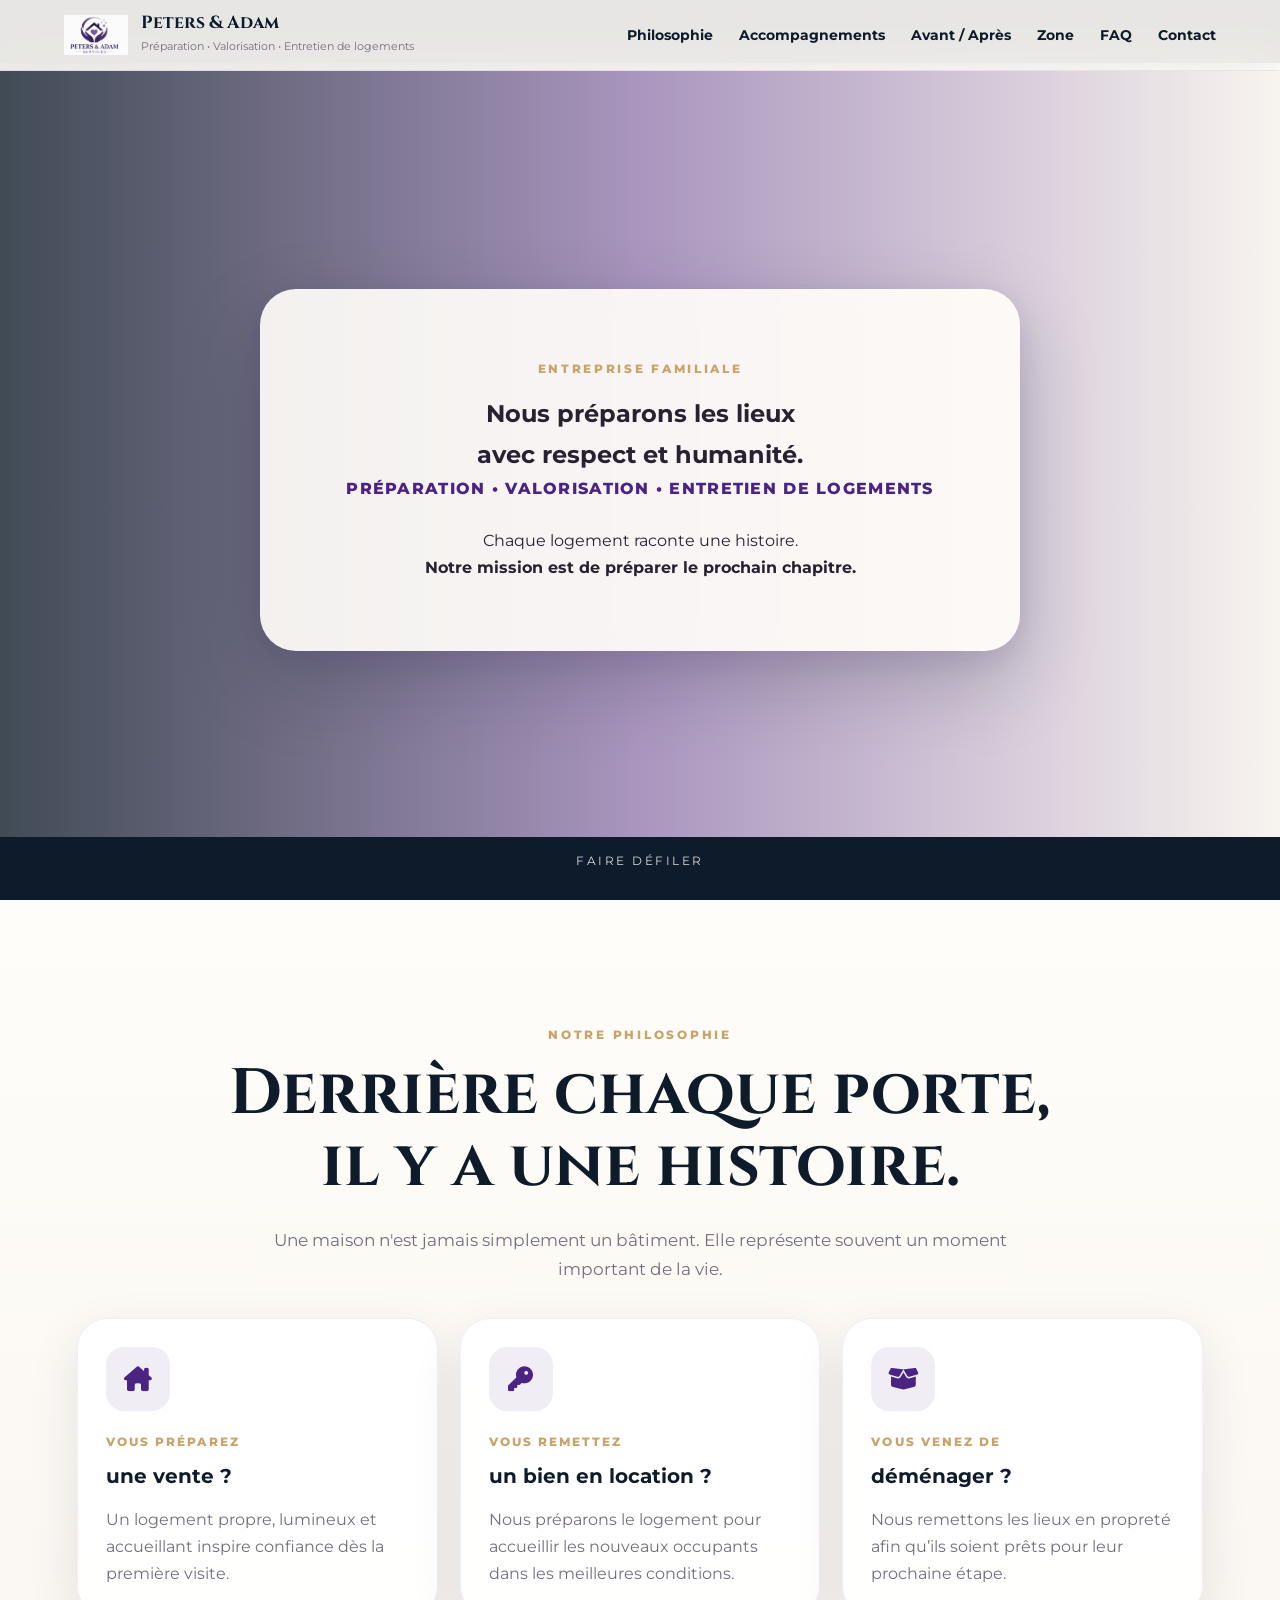
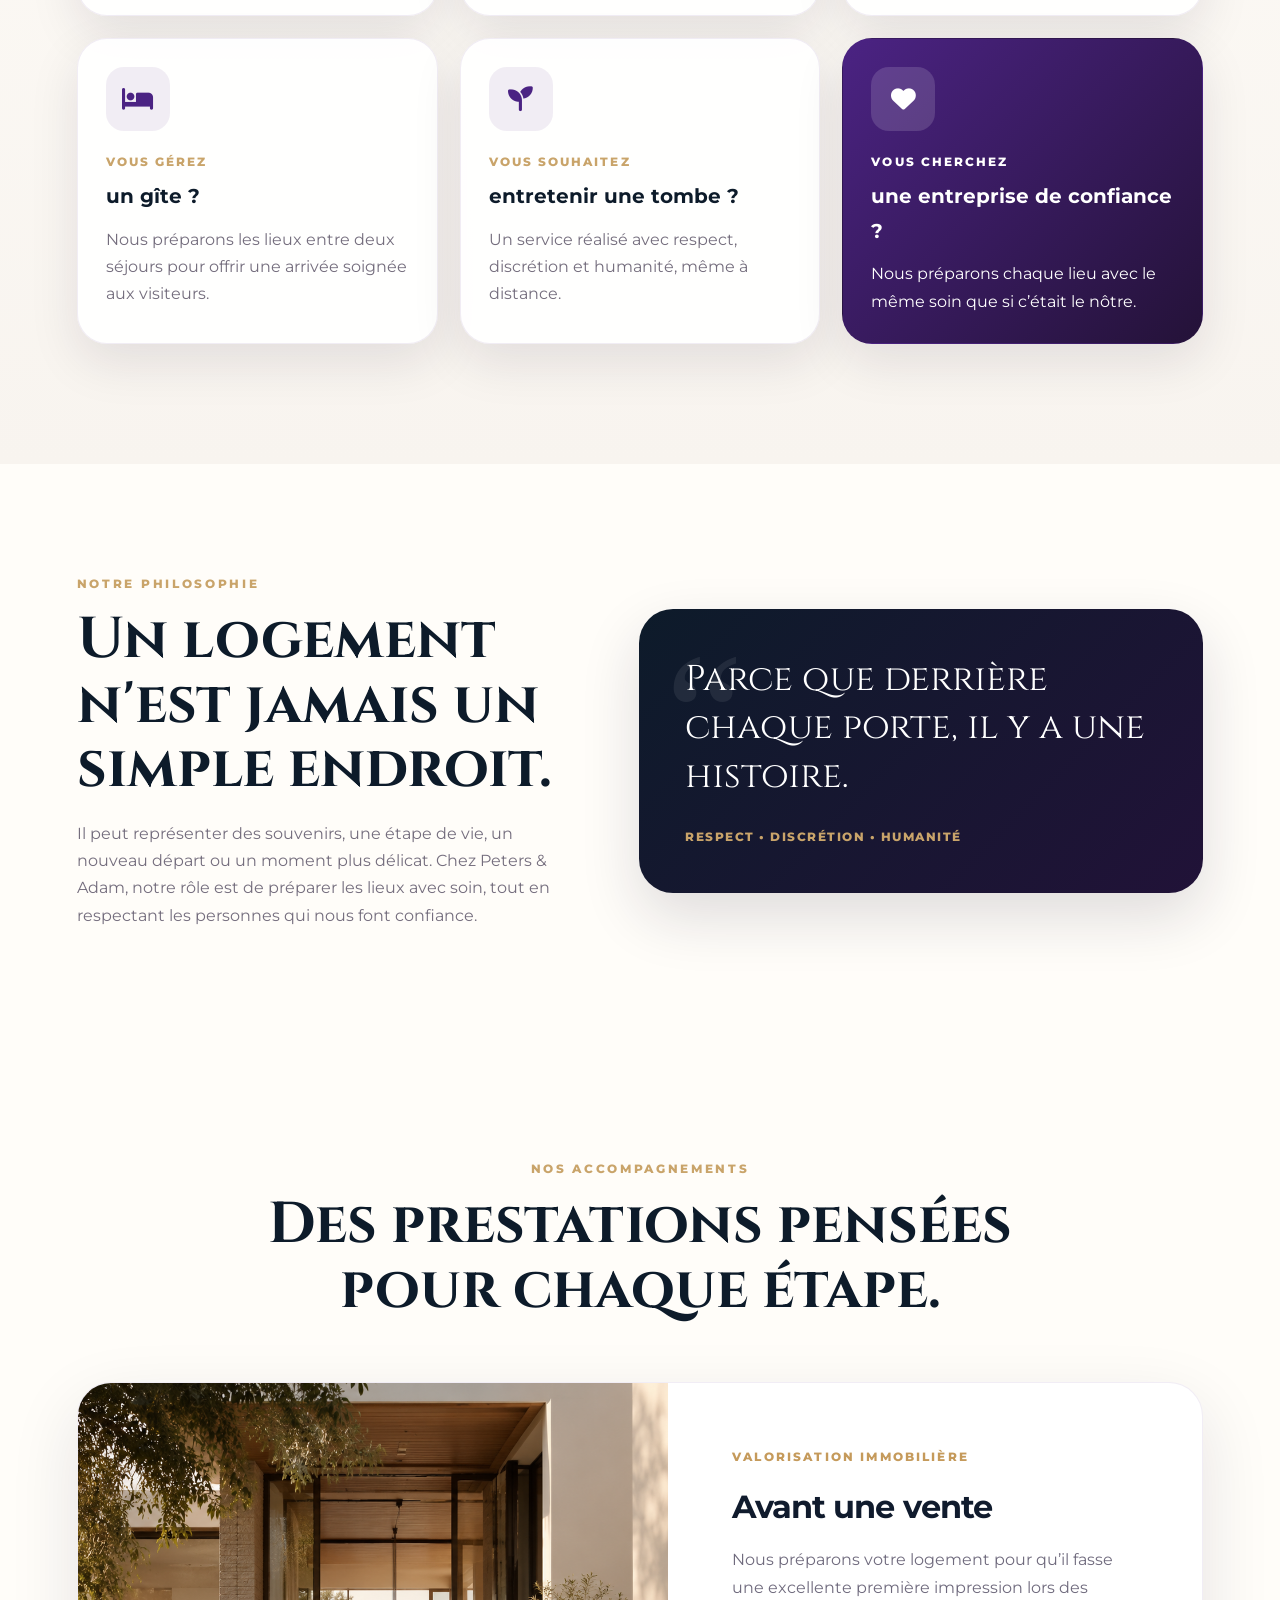
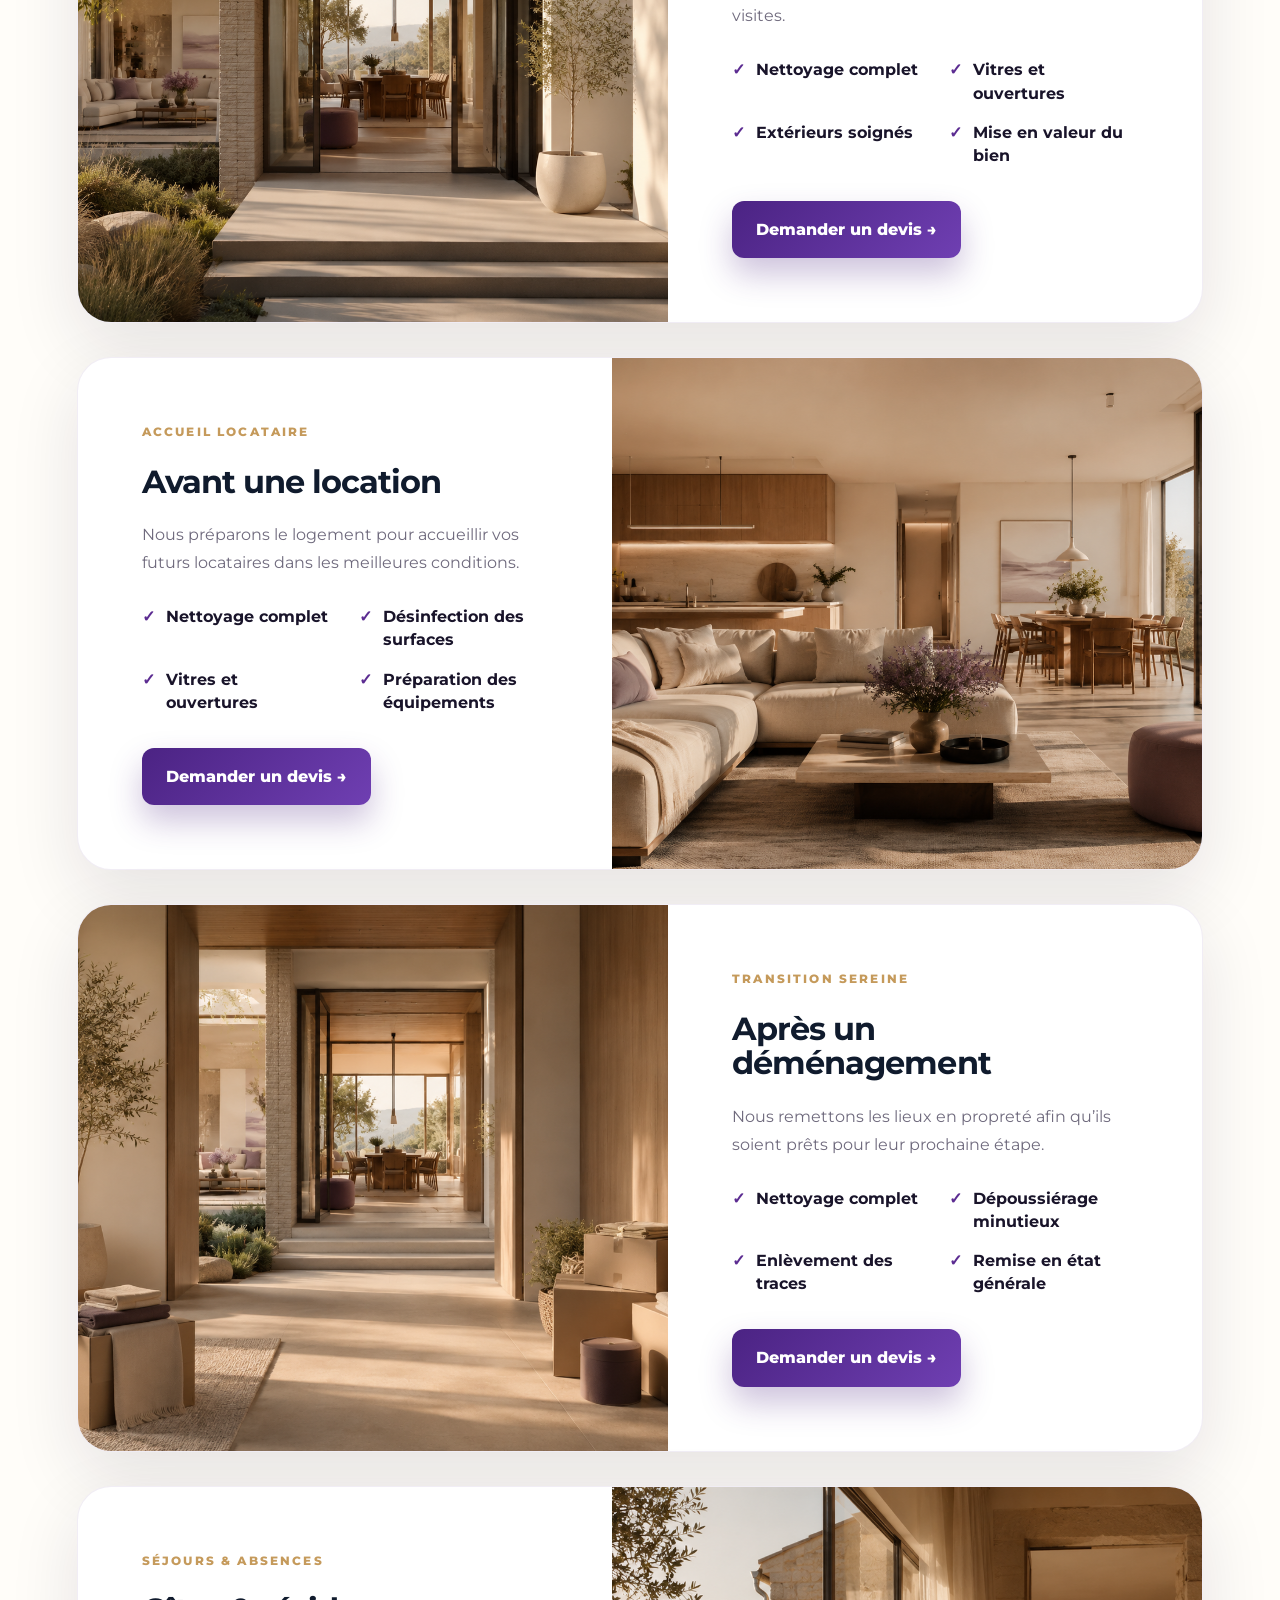
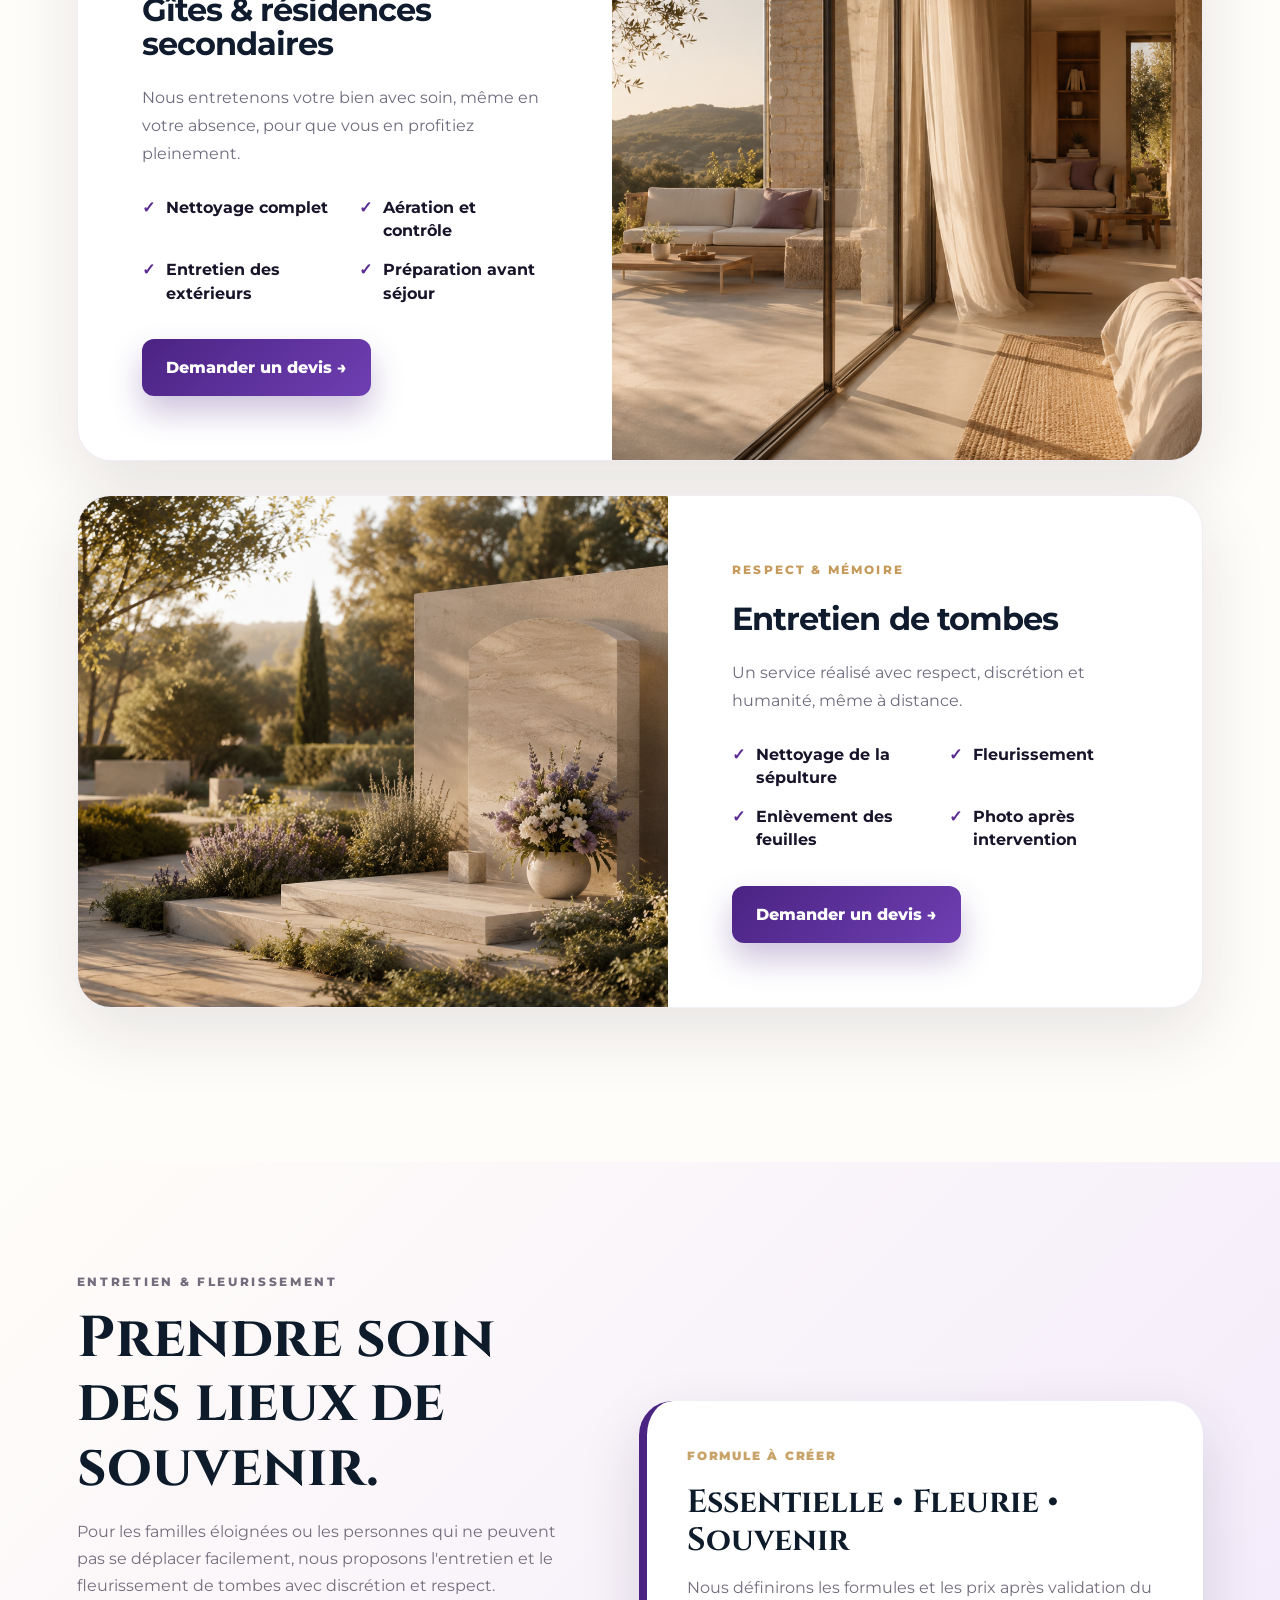
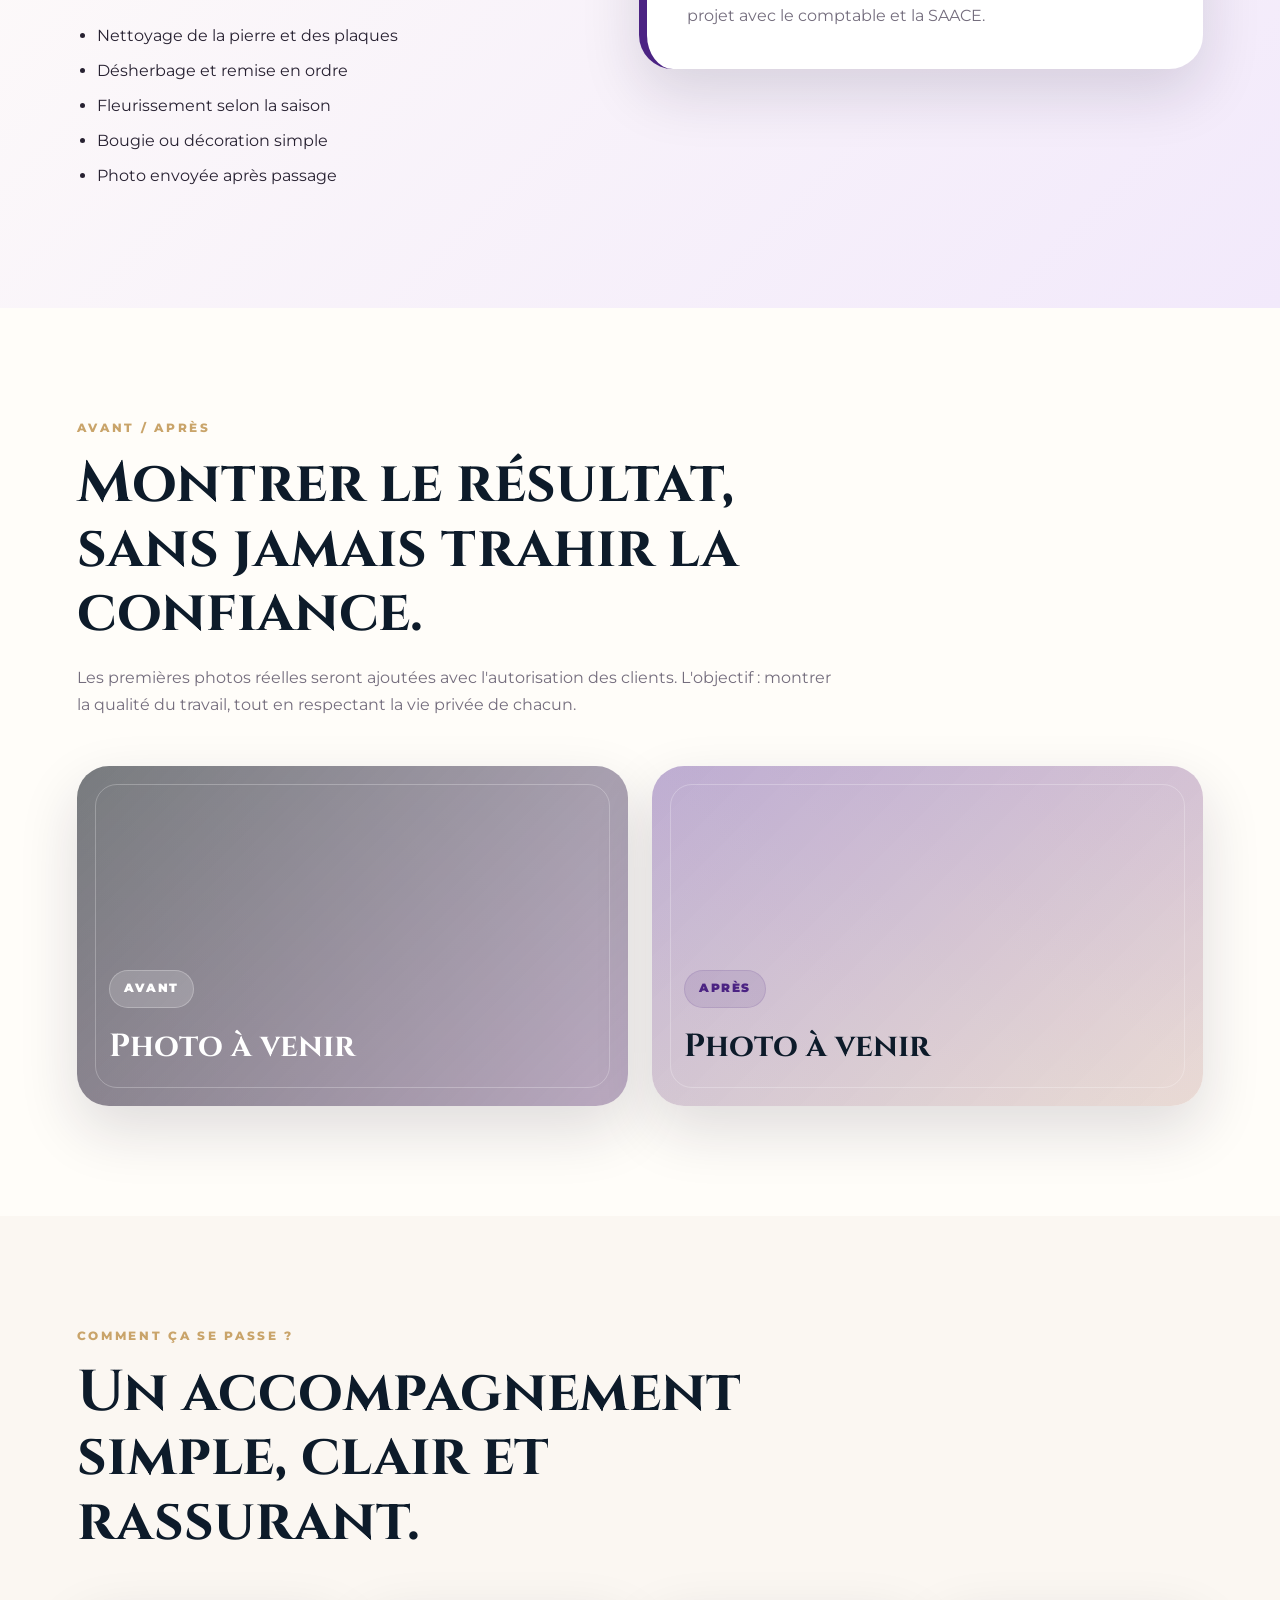
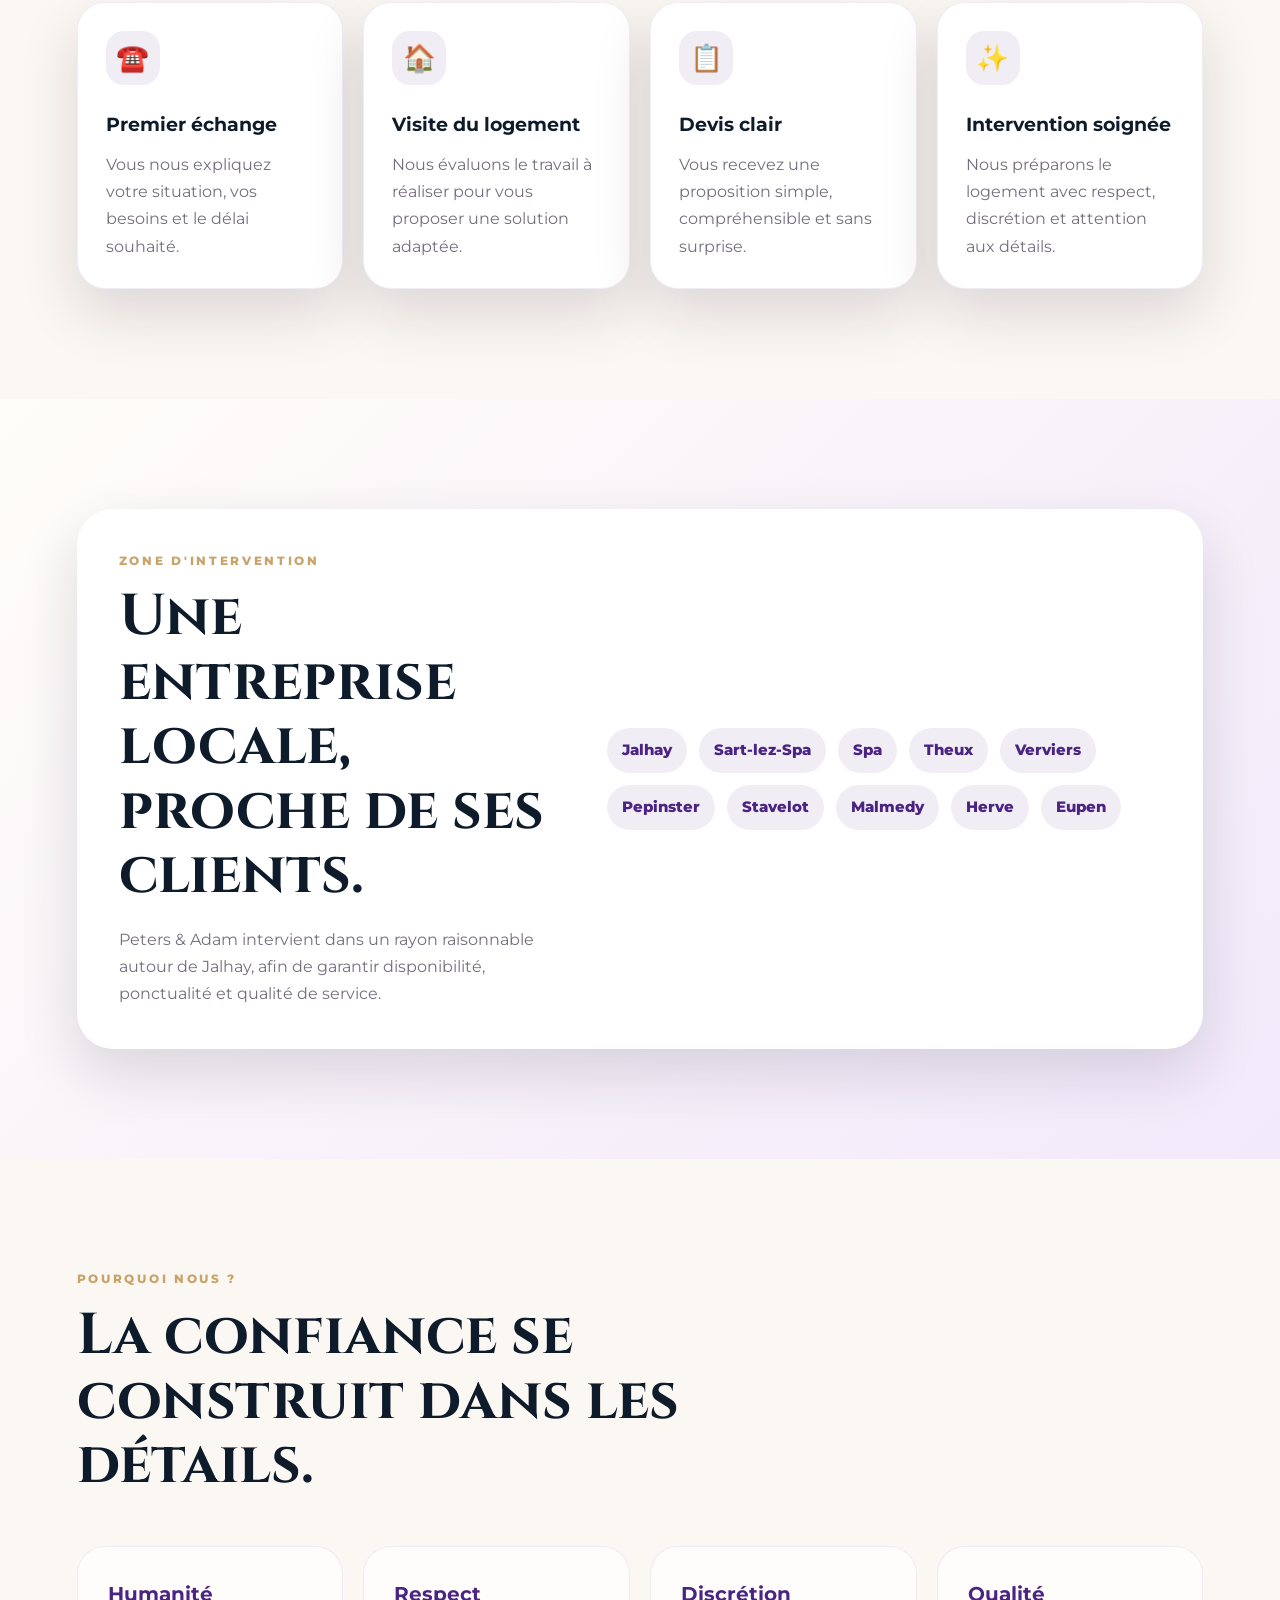
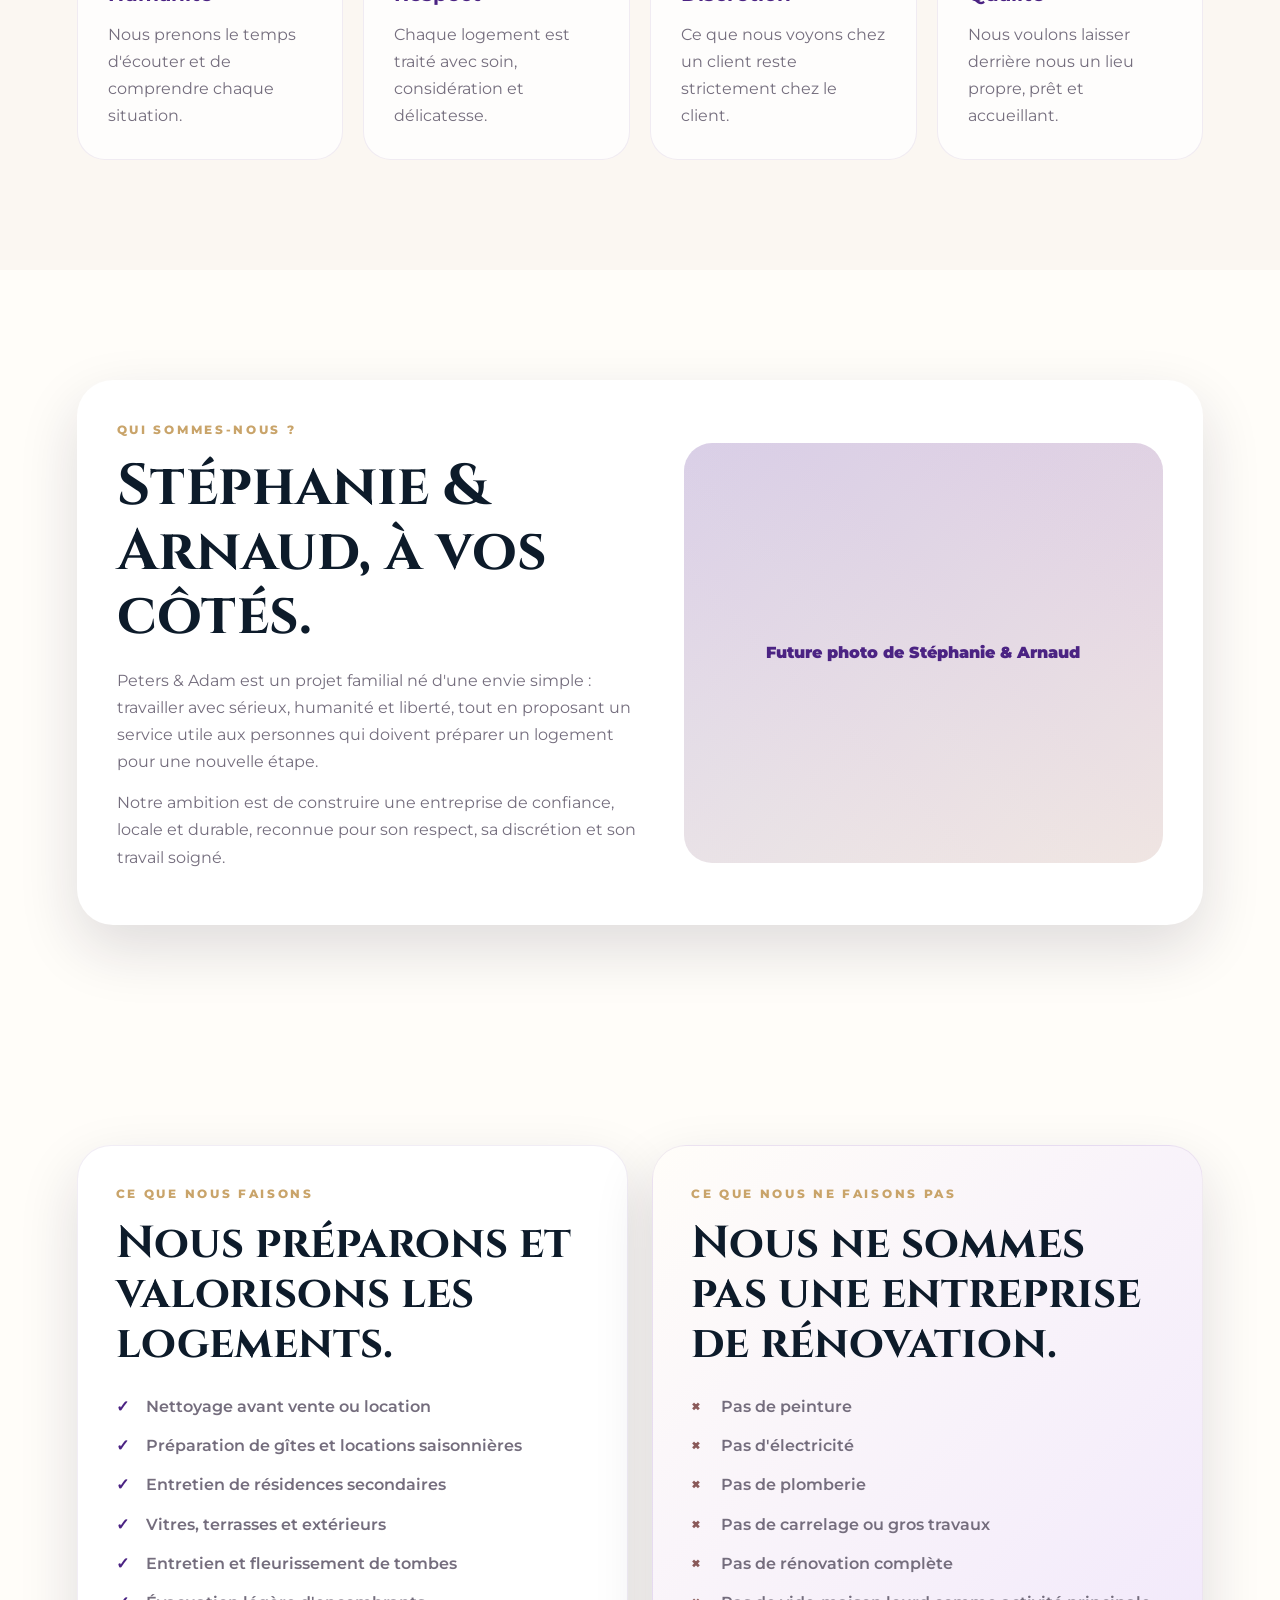
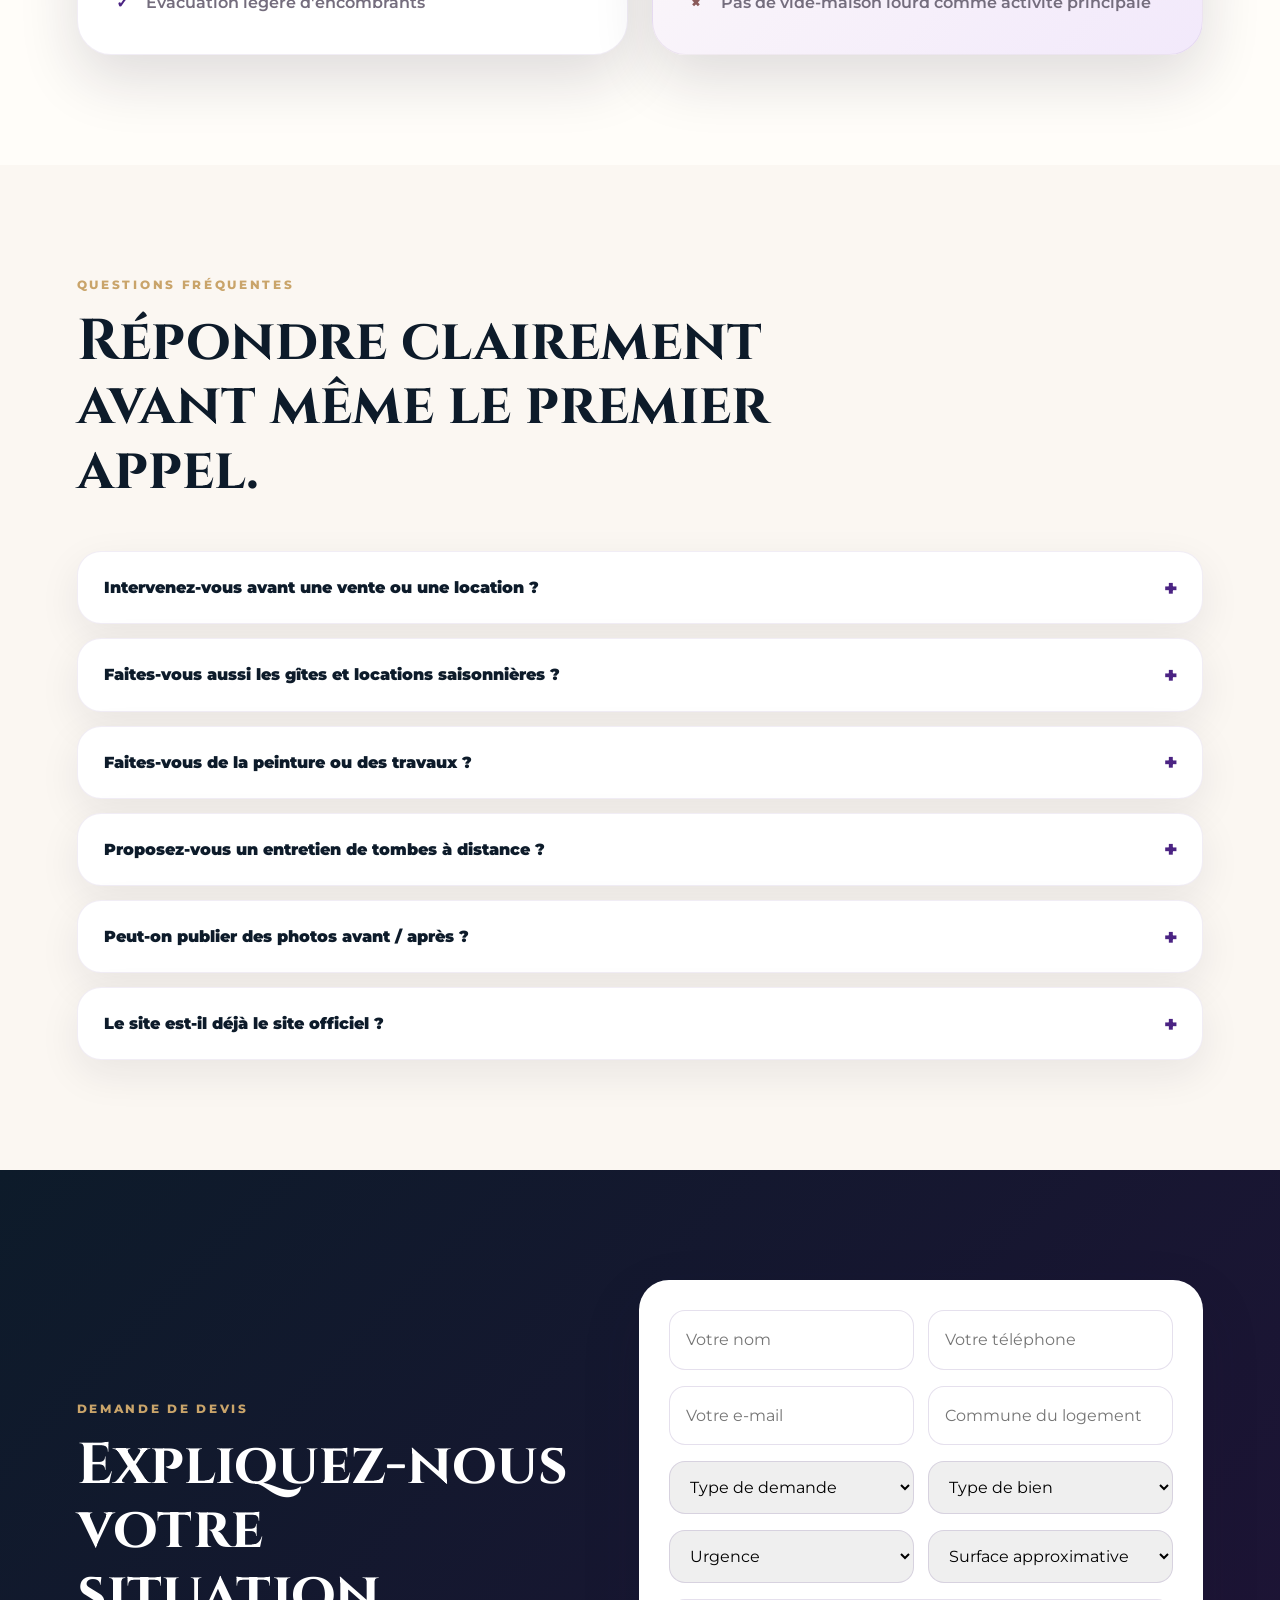
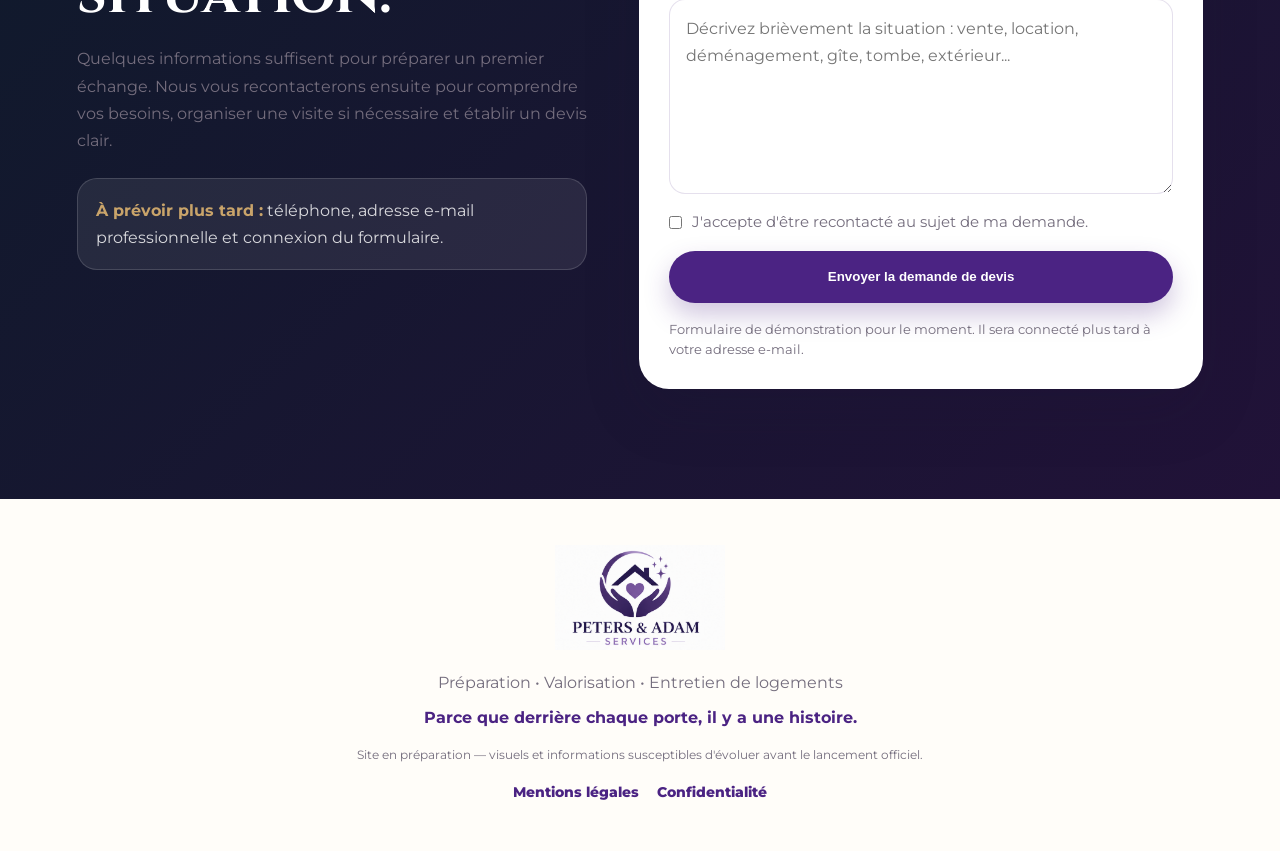
<file: index.html>
<!DOCTYPE html>
<html lang="fr">

<head>
  <meta charset="UTF-8" />
  <meta name="viewport" content="width=device-width, initial-scale=1.0" />
  <title>Peters & Adam | Préparation • Valorisation • Entretien de logements</title>
  <meta name="description"
    content="Peters & Adam prépare, valorise et entretient les logements avec respect, discrétion et humanité : avant vente, location, gîtes, résidences secondaires, extérieurs et tombes." />
  <meta name="theme-color" content="#4b2383" />

  <meta property="og:title" content="Peters & Adam | Préparation • Valorisation • Entretien de logements" />
  <meta property="og:description"
    content="Une entreprise familiale pour préparer les lieux avec respect, discrétion et humanité." />
  <meta property="og:type" content="website" />

  <link rel="icon" href="assets/icone-peters-adam.svg" type="image/svg+xml" />
  <link rel="stylesheet" href="https://cdnjs.cloudflare.com/ajax/libs/font-awesome/6.7.2/css/all.min.css"
    integrity="sha512-Evv84Mr4kqVGRNSgIGL/F/aIDqQb7xQ2vcrdIwxfjThSH8CSR7PBEakCr51Ck+w+/U6swU2Im1vVX0SVk9ABhg=="
    crossorigin="anonymous" referrerpolicy="no-referrer" />
  <link rel="stylesheet" href="styles.css" />
</head>

<body>
  <div class="film-intro" id="filmIntro">
    <div class="film-grain"></div>
    <div class="intro-inner">
      <img src="assets/logo-peters-adam.png" alt="Logo Peters & Adam" class="intro-logo" />
      <p class="intro-kicker">Peters & Adam</p>
      <h1>Parce que derrière chaque porte,<br />il y a une histoire.</h1>
      <p class="intro-line">Préparation • Valorisation • Entretien de logements</p>
      <button class="skip-intro" id="skipIntro">Entrer sur le site</button>
    </div>
  </div>

  <header class="site-header">
    <a href="#accueil" class="brand">
      <img src="assets/logo-peters-adam.png" alt="Peters & Adam" />
      <span>
        <strong>Peters & Adam</strong>
        <small>Préparation • Valorisation • Entretien de logements</small>
      </span>
    </a>

    <button class="menu-toggle" id="menuToggle" aria-label="Ouvrir le menu">☰</button>

    <nav class="nav" id="nav">
      <a href="#philosophie">Philosophie</a>
      <a href="#accompagnements">Accompagnements</a>
      <a href="#realisations">Avant / Après</a>
      <a href="#zone">Zone</a>
      <a href="#faq">FAQ</a>
      <a href="#contact">Contact</a>
    </nav>
  </header>

  <main>
    <section class="hero" id="accueil">
      <div class="letterbox top"></div>
      <div class="letterbox bottom"></div>
      <div class="hero-content">

        <p class="eyebrow">Entreprise familiale</p>

        <h1>
          Nous préparons les lieux<br>
          <span>avec respect et humanité.</span>
        </h1>

        <p class="hero-subtitle">
          Préparation • Valorisation • Entretien de logements
        </p>

        <p class="hero-text">
          Chaque logement raconte une histoire.<br>
          <strong>Notre mission est de préparer le prochain chapitre.</strong>
        </p>
      </div>

      <div class="scroll-indicator">Faire défiler</div>
    </section>

    <section class="story-section">

      <div class="section-title reveal">
        <span>Notre philosophie</span>
        <h2>Derrière chaque porte, il y a une histoire.</h2>
      </div>

      <p class="story-intro reveal">
        Une maison n'est jamais simplement un bâtiment.
        Elle représente souvent un moment important de la vie.
      </p>

      <div class="story-grid">

        <a href="#accompagnements" class="story-card reveal">
          <div class="story-icon"><i class="fa-solid fa-house-chimney"></i></div>
          <span>Vous préparez</span>
          <h3>une vente ?</h3>
          <p>Un logement propre, lumineux et accueillant inspire confiance dès la première visite.</p>
          <strong>Découvrir →</strong>
        </a>

        <a href="#accompagnements" class="story-card reveal">
          <div class="story-icon"><i class="fa-solid fa-key"></i></div>
          <span>Vous remettez</span>
          <h3>un bien en location ?</h3>
          <p>Nous préparons le logement pour accueillir les nouveaux occupants dans les meilleures conditions.</p>
          <strong>Découvrir →</strong>
        </a>

        <a href="#accompagnements" class="story-card reveal">
          <div class="story-icon"><i class="fa-solid fa-box-open"></i></div>
          <span>Vous venez de</span>
          <h3>déménager ?</h3>
          <p>Nous remettons les lieux en propreté afin qu’ils soient prêts pour leur prochaine étape.</p>
          <strong>Découvrir →</strong>
        </a>

        <a href="#accompagnements" class="story-card reveal">
          <div class="story-icon"><i class="fa-solid fa-bed"></i></div>
          <span>Vous gérez</span>
          <h3>un gîte ?</h3>
          <p>Nous préparons les lieux entre deux séjours pour offrir une arrivée soignée aux visiteurs.</p>
          <strong>Découvrir →</strong>
        </a>

        <a href="#tombes" class="story-card reveal">
          <div class="story-icon"><i class="fa-solid fa-seedling"></i></div>
          <span>Vous souhaitez</span>
          <h3>entretenir une tombe ?</h3>
          <p>Un service réalisé avec respect, discrétion et humanité, même à distance.</p>
          <strong>Découvrir →</strong>
        </a>

        <a href="#contact" class="story-card reveal highlight">
          <div class="story-icon"><i class="fa-solid fa-heart"></i></div>
          <span>Vous cherchez</span>
          <h3>une entreprise de confiance ?</h3>
          <p>Nous préparons chaque lieu avec le même soin que si c’était le nôtre.</p>
          <strong>Nous contacter →</strong>
        </a>

      </div>

    </section>

    <section class="section philosophy" id="philosophie">
      <div class="container two-columns">
        <div class="section-copy reveal">
          <p class="eyebrow">Notre philosophie</p>
          <h2>Un logement n'est jamais un simple endroit.</h2>
          <p>
            Il peut représenter des souvenirs, une étape de vie, un nouveau départ ou un moment plus délicat.
            Chez Peters & Adam, notre rôle est de préparer les lieux avec soin, tout en respectant les personnes
            qui nous font confiance.
          </p>
        </div>
        <div class="quote-card reveal">
          <p>
            Parce que derrière chaque porte, il y a une histoire.
          </p>
          <span>Respect • Discrétion • Humanité</span>
        </div>
      </div>
    </section>

    <section class="section premium-services" id="accompagnements">
      <div class="container">
        <div class="section-heading reveal">
          <p class="eyebrow">Nos accompagnements</p>
          <h2>Des prestations pensées pour chaque étape.</h2>
        </div>

        <div class="premium-service">
          <div class="premium-image image-sale"></div>
          <div class="premium-content">
            <span class="service-tag">Valorisation immobilière</span>
            <h3>Avant une vente</h3>
            <p>Nous préparons votre logement pour qu’il fasse une excellente première impression lors des visites.</p>
            <ul>
              <li>Nettoyage complet</li>
              <li>Vitres et ouvertures</li>
              <li>Extérieurs soignés</li>
              <li>Mise en valeur du bien</li>
            </ul>
            <a href="#contact" class="service-btn">Demander un devis →</a>
          </div>
        </div>

        <div class="premium-service reverse">
          <div class="premium-image image-rental"></div>
          <div class="premium-content">
            <span class="service-tag">Accueil locataire</span>
            <h3>Avant une location</h3>
            <p>Nous préparons le logement pour accueillir vos futurs locataires dans les meilleures conditions.</p>
            <ul>
              <li>Nettoyage complet</li>
              <li>Désinfection des surfaces</li>
              <li>Vitres et ouvertures</li>
              <li>Préparation des équipements</li>
            </ul>
            <a href="#contact" class="service-btn">Demander un devis →</a>
          </div>
        </div>

        <div class="premium-service">
          <div class="premium-image image-move"></div>
          <div class="premium-content">
            <span class="service-tag">Transition sereine</span>
            <h3>Après un déménagement</h3>
            <p>Nous remettons les lieux en propreté afin qu’ils soient prêts pour leur prochaine étape.</p>
            <ul>
              <li>Nettoyage complet</li>
              <li>Dépoussiérage minutieux</li>
              <li>Enlèvement des traces</li>
              <li>Remise en état générale</li>
            </ul>
            <a href="#contact" class="service-btn">Demander un devis →</a>
          </div>
        </div>

        <div class="premium-service reverse">
          <div class="premium-image image-gite"></div>
          <div class="premium-content">
            <span class="service-tag">Séjours & absences</span>
            <h3>Gîtes & résidences secondaires</h3>
            <p>Nous entretenons votre bien avec soin, même en votre absence, pour que vous en profitiez pleinement.</p>
            <ul>
              <li>Nettoyage complet</li>
              <li>Aération et contrôle</li>
              <li>Entretien des extérieurs</li>
              <li>Préparation avant séjour</li>
            </ul>
            <a href="#contact" class="service-btn">Demander un devis →</a>
          </div>
        </div>

        <div class="premium-service">
          <div class="premium-image image-tomb"></div>
          <div class="premium-content">
            <span class="service-tag">Respect & mémoire</span>
            <h3>Entretien de tombes</h3>
            <p>Un service réalisé avec respect, discrétion et humanité, même à distance.</p>
            <ul>
              <li>Nettoyage de la sépulture</li>
              <li>Fleurissement</li>
              <li>Enlèvement des feuilles</li>
              <li>Photo après intervention</li>
            </ul>
            <a href="#contact" class="service-btn">Demander un devis →</a>
          </div>
        </div>
      </div>
    </section>

    <section class="section tombs" id="tombes">
      <div class="container tombs-grid">
        <div class="tombs-text reveal">
          <p class="eyebrow">Entretien & fleurissement</p>
          <h2>Prendre soin des lieux de souvenir.</h2>
          <p>
            Pour les familles éloignées ou les personnes qui ne peuvent pas se déplacer facilement,
            nous proposons l'entretien et le fleurissement de tombes avec discrétion et respect.
          </p>
          <ul>
            <li>Nettoyage de la pierre et des plaques</li>
            <li>Désherbage et remise en ordre</li>
            <li>Fleurissement selon la saison</li>
            <li>Bougie ou décoration simple</li>
            <li>Photo envoyée après passage</li>
          </ul>
        </div>
        <div class="tombs-card reveal">
          <span>Formule à créer</span>
          <h3>Essentielle • Fleurie • Souvenir</h3>
          <p>Nous définirons les formules et les prix après validation du projet avec le comptable et la SAACE.</p>
        </div>
      </div>
    </section>

    <section class="section before-after" id="realisations">
      <div class="container">
        <div class="section-heading reveal">
          <p class="eyebrow">Avant / Après</p>
          <h2>Montrer le résultat, sans jamais trahir la confiance.</h2>
          <p>
            Les premières photos réelles seront ajoutées avec l'autorisation des clients.
            L'objectif : montrer la qualité du travail, tout en respectant la vie privée de chacun.
          </p>
        </div>

        <div class="before-after-grid">
          <div class="photo-demo reveal">
            <span>Avant</span>
            <p>Photo à venir</p>
          </div>
          <div class="photo-demo after reveal">
            <span>Après</span>
            <p>Photo à venir</p>
          </div>
        </div>
      </div>
    </section>

    <section class="section process">
      <div class="container">
        <div class="section-heading reveal">
          <p class="eyebrow">Comment ça se passe ?</p>
          <h2>Un accompagnement simple, clair et rassurant.</h2>
        </div>

        <div class="process-grid">
          <article class="process-card reveal">
            <div class="service-icon">☎️</div>
            <h3>Premier échange</h3>
            <p>Vous nous expliquez votre situation, vos besoins et le délai souhaité.</p>
          </article>

          <article class="process-card reveal">
            <div class="service-icon">🏠</div>
            <h3>Visite du logement</h3>
            <p>Nous évaluons le travail à réaliser pour vous proposer une solution adaptée.</p>
          </article>

          <article class="process-card reveal">
            <div class="service-icon">📋</div>
            <h3>Devis clair</h3>
            <p>Vous recevez une proposition simple, compréhensible et sans surprise.</p>
          </article>

          <article class="process-card reveal">
            <div class="service-icon">✨</div>
            <h3>Intervention soignée</h3>
            <p>Nous préparons le logement avec respect, discrétion et attention aux détails.</p>
          </article>
        </div>
      </div>
    </section>

    <section class="section zone" id="zone">
      <div class="container zone-card reveal">
        <div>
          <p class="eyebrow">Zone d'intervention</p>
          <h2>Une entreprise locale, proche de ses clients.</h2>
          <p>
            Peters & Adam intervient dans un rayon raisonnable autour de Jalhay, afin de garantir
            disponibilité, ponctualité et qualité de service.
          </p>
        </div>

        <div class="cities">
          <span>Jalhay</span>
          <span>Sart-lez-Spa</span>
          <span>Spa</span>
          <span>Theux</span>
          <span>Verviers</span>
          <span>Pepinster</span>
          <span>Stavelot</span>
          <span>Malmedy</span>
          <span>Herve</span>
          <span>Eupen</span>
        </div>
      </div>
    </section>

    <section class="section values-section">
      <div class="container">
        <div class="section-heading reveal">
          <p class="eyebrow">Pourquoi nous ?</p>
          <h2>La confiance se construit dans les détails.</h2>
        </div>

        <div class="values">
          <div class="value reveal">
            <strong>Humanité</strong>
            <p>Nous prenons le temps d'écouter et de comprendre chaque situation.</p>
          </div>
          <div class="value reveal">
            <strong>Respect</strong>
            <p>Chaque logement est traité avec soin, considération et délicatesse.</p>
          </div>
          <div class="value reveal">
            <strong>Discrétion</strong>
            <p>Ce que nous voyons chez un client reste strictement chez le client.</p>
          </div>
          <div class="value reveal">
            <strong>Qualité</strong>
            <p>Nous voulons laisser derrière nous un lieu propre, prêt et accueillant.</p>
          </div>
        </div>
      </div>
    </section>

    <section class="section about">
      <div class="container about-card reveal">
        <div>
          <p class="eyebrow">Qui sommes-nous ?</p>
          <h2>Stéphanie & Arnaud, à vos côtés.</h2>
          <p>
            Peters & Adam est un projet familial né d'une envie simple :
            travailler avec sérieux, humanité et liberté, tout en proposant un service utile
            aux personnes qui doivent préparer un logement pour une nouvelle étape.
          </p>
          <p>
            Notre ambition est de construire une entreprise de confiance, locale et durable,
            reconnue pour son respect, sa discrétion et son travail soigné.
          </p>
        </div>
        <div class="photo-placeholder">
          Future photo de Stéphanie & Arnaud
        </div>
      </div>
    </section>

    <section class="section clarity">
      <div class="container clarity-grid">
        <div class="clarity-card reveal">
          <p class="eyebrow">Ce que nous faisons</p>
          <h2>Nous préparons et valorisons les logements.</h2>
          <ul>
            <li>Nettoyage avant vente ou location</li>
            <li>Préparation de gîtes et locations saisonnières</li>
            <li>Entretien de résidences secondaires</li>
            <li>Vitres, terrasses et extérieurs</li>
            <li>Entretien et fleurissement de tombes</li>
            <li>Évacuation légère d'encombrants</li>
          </ul>
        </div>

        <div class="clarity-card muted-card reveal">
          <p class="eyebrow">Ce que nous ne faisons pas</p>
          <h2>Nous ne sommes pas une entreprise de rénovation.</h2>
          <ul>
            <li>Pas de peinture</li>
            <li>Pas d'électricité</li>
            <li>Pas de plomberie</li>
            <li>Pas de carrelage ou gros travaux</li>
            <li>Pas de rénovation complète</li>
            <li>Pas de vide-maison lourd comme activité principale</li>
          </ul>
        </div>
      </div>
    </section>

    <section class="section faq" id="faq">
      <div class="container">
        <div class="section-heading reveal">
          <p class="eyebrow">Questions fréquentes</p>
          <h2>Répondre clairement avant même le premier appel.</h2>
        </div>

        <div class="faq-list">
          <details class="faq-item reveal">
            <summary>Intervenez-vous avant une vente ou une location ?</summary>
            <p>Oui. C'est l'un des cœurs de notre activité : préparer un logement pour qu'il soit propre, accueillant et
              mieux présenté avant les visites ou l'arrivée de nouveaux occupants.</p>
          </details>

          <details class="faq-item reveal">
            <summary>Faites-vous aussi les gîtes et locations saisonnières ?</summary>
            <p>Oui. Nous pouvons préparer un gîte ou une location saisonnière entre deux séjours, avec un nettoyage
              soigné et une remise en ordre du logement.</p>
          </details>

          <details class="faq-item reveal">
            <summary>Faites-vous de la peinture ou des travaux ?</summary>
            <p>Non. Peters & Adam n'est pas une entreprise de rénovation. Nous nous concentrons sur la préparation, la
              valorisation et l'entretien par le nettoyage et la remise en propreté.</p>
          </details>

          <details class="faq-item reveal">
            <summary>Proposez-vous un entretien de tombes à distance ?</summary>
            <p>Oui. Nous prévoyons des prestations de nettoyage, fleurissement, bougie, arrosage et envoi d'une photo
              après passage, pour rassurer les familles qui ne peuvent pas se déplacer facilement.</p>
          </details>

          <details class="faq-item reveal">
            <summary>Peut-on publier des photos avant / après ?</summary>
            <p>Uniquement avec l'accord explicite du client. La discrétion et le respect de la vie privée sont
              essentiels dans notre façon de travailler.</p>
          </details>

          <details class="faq-item reveal">
            <summary>Le site est-il déjà le site officiel ?</summary>
            <p>Pour le moment, il s'agit d'une maquette de lancement. Les textes, visuels, coordonnées et informations
              légales seront finalisés avant l'ouverture officielle de l'entreprise.</p>
          </details>
        </div>
      </div>
    </section>

    <section class="section contact" id="contact">
      <div class="container contact-grid">
        <div class="contact-intro reveal">
          <p class="eyebrow">Demande de devis</p>
          <h2>Expliquez-nous votre situation.</h2>
          <p>
            Quelques informations suffisent pour préparer un premier échange.
            Nous vous recontacterons ensuite pour comprendre vos besoins, organiser une visite si nécessaire
            et établir un devis clair.
          </p>

          <div class="contact-note">
            <strong>À prévoir plus tard :</strong>
            téléphone, adresse e-mail professionnelle et connexion du formulaire.
          </div>
        </div>

        <form class="contact-form quote-form reveal">
          <div class="form-row">
            <input type="text" placeholder="Votre nom" />
            <input type="tel" placeholder="Votre téléphone" />
          </div>

          <div class="form-row">
            <input type="email" placeholder="Votre e-mail" />
            <input type="text" placeholder="Commune du logement" />
          </div>

          <div class="form-row">
            <select>
              <option>Type de demande</option>
              <option>Avant une vente</option>
              <option>Avant une location</option>
              <option>Gîte / location saisonnière</option>
              <option>Résidence secondaire</option>
              <option>Après un déménagement</option>
              <option>Extérieurs / vitres</option>
              <option>Entretien et fleurissement de tombes</option>
              <option>Autre demande</option>
            </select>

            <select>
              <option>Type de bien</option>
              <option>Maison</option>
              <option>Appartement</option>
              <option>Studio</option>
              <option>Gîte</option>
              <option>Résidence secondaire</option>
              <option>Tombe / monument</option>
              <option>Autre</option>
            </select>
          </div>

          <div class="form-row">
            <select>
              <option>Urgence</option>
              <option>Dans la semaine</option>
              <option>Dans les 15 jours</option>
              <option>Dans le mois</option>
              <option>Pas encore défini</option>
            </select>

            <select>
              <option>Surface approximative</option>
              <option>Moins de 50 m²</option>
              <option>50 à 100 m²</option>
              <option>100 à 150 m²</option>
              <option>Plus de 150 m²</option>
              <option>Je ne sais pas</option>
            </select>
          </div>

          <textarea rows="6"
            placeholder="Décrivez brièvement la situation : vente, location, déménagement, gîte, tombe, extérieur..."></textarea>

          <label class="checkbox-line">
            <input type="checkbox" />
            <span>J'accepte d'être recontacté au sujet de ma demande.</span>
          </label>

          <button class="btn primary" type="submit">Envoyer la demande de devis</button>
          <p class="form-help">
            Formulaire de démonstration pour le moment. Il sera connecté plus tard à votre adresse e-mail.
          </p>
        </form>
      </div>
    </section>
  </main>

  <footer class="footer">
    <img src="assets/logo-peters-adam.png" alt="Peters & Adam" />
    <p>Préparation • Valorisation • Entretien de logements</p>
    <strong>Parce que derrière chaque porte, il y a une histoire.</strong>
    <small>Site en préparation — visuels et informations susceptibles d'évoluer avant le lancement officiel.</small>
    <nav class="footer-links">
      <a href="mentions-legales.html">Mentions légales</a>
      <a href="confidentialite.html">Confidentialité</a>
    </nav>
  </footer>

  <script src="script.js"></script>
</body>

</html>
</file>
<file: styles.css>
@import url('https://fonts.googleapis.com/css2?family=Cinzel:wght@500;600;700&family=Montserrat:wght@300;400;500;600;700;800&display=swap');

:root {
  --purple: #4b2383;
  --purple-2: #8e6ccf;
  --purple-light: #dcccf0;
  --night: #0d1b2a;
  --cream: #f8f4ef;
  --paper: #fffdf9;
  --white: #ffffff;
  --gold: #c9a46a;
  --text: #272131;
  --muted: #746d7d;
  --shadow: 0 24px 60px rgba(29, 20, 47, 0.14);
}

* {
  box-sizing: border-box;
  margin: 0;
  padding: 0;
}

html {
  scroll-behavior: smooth;
}

body {
  font-family: 'Montserrat', Arial, sans-serif;
  color: var(--text);
  background: var(--cream);
  line-height: 1.7;
  overflow-x: hidden;
}

.film-intro {
  position: fixed;
  inset: 0;
  z-index: 999;
  background: radial-gradient(circle at center, #2a1541 0%, #07030f 72%);
  display: grid;
  place-items: center;
  color: white;
  transition: opacity 1s ease, visibility 1s ease;
}

.film-intro.hidden {
  opacity: 0;
  visibility: hidden;
}

.film-intro::before,
.film-intro::after {
  content: "";
  position: absolute;
  left: 0;
  width: 100%;
  height: 11vh;
  background: #030207;
  z-index: 2;
}

.film-intro::before {
  top: 0;
}

.film-intro::after {
  bottom: 0;
}

.film-grain {
  position: absolute;
  inset: 0;
  opacity: .13;
  background-image:
    linear-gradient(90deg, rgba(255, 255, 255, .07) 1px, transparent 1px),
    linear-gradient(rgba(255, 255, 255, .03) 1px, transparent 1px);
  background-size: 6px 6px;
  animation: grain 0.55s steps(2) infinite;
}

@keyframes grain {
  0% {
    transform: translate(0, 0);
  }

  25% {
    transform: translate(-2px, 2px);
  }

  50% {
    transform: translate(2px, -1px);
  }

  75% {
    transform: translate(1px, 2px);
  }

  100% {
    transform: translate(0, 0);
  }
}

.intro-inner {
  position: relative;
  z-index: 3;
  max-width: 950px;
  padding: 42px;
  text-align: center;
  animation: introRise 1.1s ease both;
}

@keyframes introRise {
  from {
    opacity: 0;
    transform: translateY(28px) scale(.98);
  }

  to {
    opacity: 1;
    transform: translateY(0) scale(1);
  }
}

.intro-logo {
  width: 180px;
  max-width: 50vw;
  filter: drop-shadow(0 14px 28px rgba(0, 0, 0, .35));
  margin-bottom: 20px;
}

.intro-kicker,
.eyebrow {
  text-transform: uppercase;
  letter-spacing: .22em;
  font-size: .76rem;
  font-weight: 800;
  color: var(--gold);
  margin-bottom: 14px;
}

.intro-inner h1 {
  font-family: 'Cinzel', serif;
  font-size: clamp(2rem, 5vw, 4.4rem);
  line-height: 1.15;
  margin-bottom: 18px;
}

.intro-line {
  font-size: clamp(1rem, 2vw, 1.35rem);
  color: rgba(255, 255, 255, .86);
  margin-bottom: 34px;
}

.skip-intro {
  border: 1px solid rgba(255, 255, 255, .35);
  background: rgba(255, 255, 255, .08);
  color: white;
  padding: 13px 24px;
  border-radius: 999px;
  cursor: pointer;
  font-weight: 700;
  transition: .3s;
}

.skip-intro:hover {
  background: white;
  color: var(--purple);
}

.site-header {
  position: fixed;
  inset: 0 0 auto 0;
  min-height: 68px;
  z-index: 50;
  display: flex;
  align-items: center;
  justify-content: space-between;
  padding: 8px 5vw;
  background: rgba(255, 253, 249, .90);
  backdrop-filter: blur(18px);
  border-bottom: 1px solid rgba(75, 35, 131, .08);
}

.brand {
  display: flex;
  align-items: center;
  gap: 13px;
  text-decoration: none;
  color: var(--night);
}

.brand img {
  width: 64px;
  height: 54px;
  object-fit: contain;
}

.brand strong {
  display: block;
  font-family: 'Cinzel', serif;
  font-size: 1.1rem;
  line-height: 1;
}

.brand small {
  display: block;
  font-size: .68rem;
  color: var(--muted);
  margin-top: 4px;
}

.nav {
  display: flex;
  gap: 26px;
  align-items: center;
}

.nav a {
  text-decoration: none;
  color: var(--night);
  font-weight: 700;
  font-size: .9rem;
  position: relative;
}

.nav a::after {
  content: "";
  position: absolute;
  left: 0;
  bottom: -7px;
  width: 0;
  height: 2px;
  background: var(--purple);
  transition: .3s;
}

.nav a:hover::after {
  width: 100%;
}

.menu-toggle {
  display: none;
  border: none;
  background: var(--purple);
  color: white;
  width: 42px;
  height: 42px;
  border-radius: 14px;
  font-size: 1.2rem;
}

.hero {
  min-height: 100vh;
  position: relative;
  display: grid;
  place-items: center;
  padding: 130px 6vw 90px;
  overflow: hidden;
  background:
    linear-gradient(90deg, rgba(13, 27, 42, .78), rgba(75, 35, 131, .45), rgba(248, 244, 239, .10)),
    url("https://images.unsplash.com/photo-1600585154340-be6161a56a0c?auto=format&fit=crop&w=1800&q=80") center/cover;
}

.letterbox {
  position: absolute;
  left: 0;
  width: 100%;
  height: 7vh;
  background: var(--night);
  z-index: 2;
  pointer-events: none;
}

.letterbox.top {
  top: 0;
}

.letterbox.bottom {
  bottom: 0;
}

.hero-content {
  position: relative;
  z-index: 3;
  width: min(760px, 90%);
  margin: 0 auto;
  text-align: center;

  padding: 70px 65px;

  border-radius: 36px;

  background: rgba(255, 253, 249, 0.92);
  backdrop-filter: blur(14px);

  box-shadow:
    0 30px 80px rgba(13, 27, 42, 0.22),
    0 8px 30px rgba(75, 35, 131, 0.10);
}

.hero-logo {
  width: 260px;
  max-width: 75vw;
  margin-bottom: 8px;
  filter: drop-shadow(0 16px 24px rgba(75, 35, 131, .15));
}

.hero h2,
.section h2 {
  font-family: 'Cinzel', serif;
  color: var(--night);
  line-height: 1.12;
}

.hero h2 {
  font-size: clamp(2.25rem, 5.4vw, 5rem);
  margin-bottom: 16px;
}

.hero-subtitle {
  font-weight: 800;
  color: var(--purple);
  letter-spacing: .08em;
  text-transform: uppercase;
  margin-bottom: 24px;
}

.hero-quote {
  max-width: 760px;
  margin: 0 auto 30px;
  color: #514a5f;
  font-size: 1.08rem;
}

.hero-quote strong {
  color: var(--night);
}

.hero-actions {
  display: flex;
  justify-content: center;
  flex-wrap: wrap;
  gap: 14px;
}

.btn {
  display: inline-flex;
  justify-content: center;
  align-items: center;
  min-height: 52px;
  padding: 14px 24px;
  border-radius: 999px;
  text-decoration: none;
  border: none;
  font-weight: 800;
  cursor: pointer;
  transition: transform .25s ease, box-shadow .25s ease;
}

.btn:hover {
  transform: translateY(-2px);
}

.btn.primary {
  background: var(--purple);
  color: white;
  box-shadow: 0 12px 26px rgba(75, 35, 131, .26);
}

.btn.ghost {
  background: white;
  color: var(--purple);
  border: 1px solid rgba(75, 35, 131, .18);
}

.scroll-indicator {
  position: absolute;
  z-index: 5;
  bottom: 28px;
  left: 50%;
  transform: translateX(-50%);
  color: rgba(255, 255, 255, .84);
  font-size: .72rem;
  text-transform: uppercase;
  letter-spacing: .22em;
}

.section {
  padding: 110px 6vw;
}

.container {
  max-width: 1180px;
  margin: 0 auto;
}

.two-columns,
.tombs-grid,
.contact-grid {
  display: grid;
  grid-template-columns: .95fr 1.05fr;
  gap: 52px;
  align-items: center;
}

.section h2 {
  font-size: clamp(2.1rem, 4.5vw, 4rem);
  margin-bottom: 18px;
}

.philosophy,
.about {
  background: var(--paper);
}

.section-copy p:not(.eyebrow),
.tombs-text p,
.contact-intro p:not(.eyebrow) {
  color: var(--muted);
}

.quote-card {
  background: linear-gradient(135deg, var(--night), #211238);
  color: white;
  padding: 46px;
  border-radius: 34px;
  box-shadow: var(--shadow);
  position: relative;
  overflow: hidden;
}

.quote-card::before {
  content: "“";
  position: absolute;
  top: -44px;
  left: 26px;
  font-size: 11rem;
  color: rgba(255, 255, 255, .08);
  font-family: Georgia, serif;
}

.quote-card p {
  font-family: 'Cinzel', serif;
  font-size: clamp(1.35rem, 2.8vw, 2.6rem);
  line-height: 1.35;
  position: relative;
  z-index: 1;
}

.quote-card span {
  display: block;
  margin-top: 26px;
  color: var(--gold);
  font-weight: 800;
  letter-spacing: .12em;
  text-transform: uppercase;
  font-size: .78rem;
}

.section-heading {
  max-width: 790px;
  margin-bottom: 48px;
}

.service-grid {
  display: grid;
  grid-template-columns: repeat(3, 1fr);
  gap: 22px;
}

.service-card {
  min-height: 275px;
  background: white;
  border-radius: 30px;
  padding: 32px;
  box-shadow: var(--shadow);
  border: 1px solid rgba(75, 35, 131, .08);
}

.service-icon {
  display: inline-flex;
  width: 54px;
  height: 54px;
  align-items: center;
  justify-content: center;
  border-radius: 18px;
  background: rgba(75, 35, 131, .08);
  color: var(--purple);
  font-size: 1.65rem;
  margin-bottom: 24px;
}

.service-card h3 {
  font-size: 1.28rem;
  color: var(--night);
  margin-bottom: 12px;
}

.service-card p {
  color: var(--muted);
}

.tombs {
  background: linear-gradient(135deg, #fffdf9, #f2e9fb);
}

.tombs-text ul {
  margin-top: 22px;
  padding-left: 20px;
  color: var(--text);
}

.tombs-text li {
  margin-bottom: 8px;
}

.tombs-card {
  background: white;
  border-radius: 34px;
  padding: 40px;
  box-shadow: var(--shadow);
  border-left: 8px solid var(--purple);
}

.tombs-card span {
  display: inline-block;
  color: var(--gold);
  font-weight: 900;
  text-transform: uppercase;
  letter-spacing: .15em;
  font-size: .74rem;
  margin-bottom: 18px;
}

.tombs-card h3 {
  font-family: 'Cinzel', serif;
  color: var(--night);
  font-size: 2rem;
  line-height: 1.2;
  margin-bottom: 14px;
}

.tombs-card p {
  color: var(--muted);
}

.values-section {
  background: #fbf7f2;
}

.values {
  display: grid;
  grid-template-columns: repeat(4, 1fr);
  gap: 20px;
}

.value {
  padding: 30px;
  border-radius: 28px;
  background: rgba(255, 255, 255, .72);
  border: 1px solid rgba(75, 35, 131, .08);
}

.value strong {
  display: block;
  color: var(--purple);
  font-size: 1.25rem;
  margin-bottom: 10px;
}

.value p {
  color: var(--muted);
}

.about-card {
  display: grid;
  grid-template-columns: 1fr .9fr;
  gap: 34px;
  align-items: center;
  background: white;
  border-radius: 36px;
  padding: 40px;
  box-shadow: var(--shadow);
}

.about-card p:not(.eyebrow) {
  color: var(--muted);
  margin-bottom: 14px;
}

.photo-placeholder {
  min-height: 420px;
  border-radius: 28px;
  display: grid;
  place-items: center;
  background:
    linear-gradient(135deg, rgba(75, 35, 131, .18), rgba(201, 164, 106, .18)),
    linear-gradient(45deg, #fff, #f2e9fb);
  color: var(--purple);
  font-weight: 900;
  text-align: center;
  padding: 20px;
}

.contact {
  background: linear-gradient(135deg, var(--night), #211238);
  color: white;
}

.contact h2 {
  color: white;
}

.contact-form {
  display: grid;
  gap: 14px;
  background: white;
  padding: 30px;
  border-radius: 30px;
  box-shadow: var(--shadow);
}

input,
textarea,
select {
  width: 100%;
  border: 1px solid rgba(75, 35, 131, .14);
  border-radius: 16px;
  padding: 15px 16px;
  font: inherit;
  outline: none;
}

.footer {
  text-align: center;
  padding: 46px 6vw;
  background: var(--paper);
}

.footer img {
  width: 170px;
  margin-bottom: 10px;
}

.footer p {
  color: var(--muted);
}

.footer strong {
  display: block;
  margin-top: 8px;
  color: var(--purple);
}

.reveal {
  opacity: 0;
  transform: translateY(26px);
  transition: opacity .85s ease, transform .85s ease;
}

.reveal.visible {
  opacity: 1;
  transform: translateY(0);
}

@media (max-width: 1080px) {

  .service-grid,
  .values {
    grid-template-columns: repeat(2, 1fr);
  }
}

@media (max-width: 940px) {
  .site-header {
    padding: 10px 5vw;
  }

  .brand small {
    display: none;
  }

  .menu-toggle {
    display: block;
  }

  .nav {
    position: absolute;
    top: 72px;
    right: 5vw;
    width: min(280px, 90vw);
    flex-direction: column;
    align-items: stretch;
    background: white;
    border-radius: 22px;
    padding: 18px;
    box-shadow: var(--shadow);
    opacity: 0;
    transform: translateY(-10px);
    pointer-events: none;
    transition: .25s;
  }

  .nav.open {
    opacity: 1;
    transform: translateY(0);
    pointer-events: auto;
  }

  .hero {
    padding-top: 112px;
  }

  .hero-content {
    padding: 28px;
  }

  .letterbox {
    height: 5vh;
  }

  .two-columns,
  .service-grid,
  .values,
  .about-card,
  .tombs-grid,
  .contact-grid {
    grid-template-columns: 1fr;
  }

  .section {
    padding: 78px 5vw;
  }

  .quote-card,
  .contact-form,
  .tombs-card {
    padding: 26px;
  }
}

@media (prefers-reduced-motion: reduce) {
  * {
    animation: none !important;
    transition: none !important;
    scroll-behavior: auto !important;
  }

  .reveal {
    opacity: 1;
    transform: none;
  }
}


/* --- V7 : confiance, avant/après, zone et processus --- */

.trust-strip {
  position: relative;
  z-index: 6;
  max-width: 1120px;
  margin: -45px auto 0;
  padding: 0 6vw;
  display: grid;
  grid-template-columns: repeat(3, 1fr);
  gap: 18px;
}

.trust-item {
  background: rgba(255, 253, 249, .96);
  border: 1px solid rgba(75, 35, 131, .10);
  border-radius: 26px;
  padding: 24px;
  box-shadow: var(--shadow);
}

.trust-item strong {
  display: block;
  font-family: 'Cinzel', serif;
  color: var(--purple);
  font-size: 1.3rem;
  margin-bottom: 6px;
}

.trust-item span {
  color: var(--muted);
  font-size: .95rem;
}

.before-after {
  background: var(--paper);
}

.before-after .section-heading p:not(.eyebrow) {
  color: var(--muted);
  max-width: 760px;
}

.before-after-grid {
  display: grid;
  grid-template-columns: repeat(2, 1fr);
  gap: 24px;
}

.photo-demo {
  min-height: 340px;
  border-radius: 32px;
  background:
    linear-gradient(135deg, rgba(13, 27, 42, .50), rgba(75, 35, 131, .30)),
    linear-gradient(45deg, #d9d0c7, #f5efe7);
  color: white;
  display: flex;
  flex-direction: column;
  justify-content: flex-end;
  padding: 32px;
  box-shadow: var(--shadow);
  overflow: hidden;
  position: relative;
}

.photo-demo::before {
  content: "";
  position: absolute;
  inset: 18px;
  border: 1px solid rgba(255, 255, 255, .25);
  border-radius: 22px;
}

.photo-demo.after {
  background:
    linear-gradient(135deg, rgba(75, 35, 131, .34), rgba(201, 164, 106, .26)),
    linear-gradient(45deg, #fffdf9, #efe5fb);
  color: var(--night);
}

.photo-demo span {
  position: relative;
  z-index: 1;
  display: inline-block;
  width: max-content;
  background: rgba(255, 255, 255, .16);
  border: 1px solid rgba(255, 255, 255, .26);
  border-radius: 999px;
  padding: 8px 14px;
  font-weight: 900;
  text-transform: uppercase;
  letter-spacing: .14em;
  font-size: .72rem;
  margin-bottom: 12px;
}

.photo-demo.after span {
  background: rgba(75, 35, 131, .10);
  color: var(--purple);
  border-color: rgba(75, 35, 131, .12);
}

.photo-demo p {
  position: relative;
  z-index: 1;
  font-family: 'Cinzel', serif;
  font-size: 2rem;
  font-weight: 700;
}

.process {
  background: #fbf7f2;
}

.process-grid {
  display: grid;
  grid-template-columns: repeat(4, 1fr);
  gap: 20px;
}

.process-card {
  background: white;
  border: 1px solid rgba(75, 35, 131, .08);
  border-radius: 28px;
  padding: 28px;
  box-shadow: var(--shadow);
}

.process-card h3 {
  color: var(--night);
  margin-bottom: 10px;
}

.process-card p {
  color: var(--muted);
}

.zone {
  background: linear-gradient(135deg, #fffdf9, #f2e9fb);
}

.zone-card {
  display: grid;
  grid-template-columns: .9fr 1.1fr;
  gap: 34px;
  align-items: center;
  background: white;
  border-radius: 36px;
  padding: 42px;
  box-shadow: var(--shadow);
}

.zone-card p:not(.eyebrow) {
  color: var(--muted);
}

.cities {
  display: flex;
  flex-wrap: wrap;
  gap: 12px;
}

.cities span {
  display: inline-flex;
  border-radius: 999px;
  padding: 10px 15px;
  background: rgba(75, 35, 131, .08);
  color: var(--purple);
  font-weight: 800;
  font-size: .92rem;
}

.footer small {
  display: block;
  margin-top: 14px;
  color: var(--muted);
  font-size: .75rem;
}

@media (max-width: 1080px) {
  .process-grid {
    grid-template-columns: repeat(2, 1fr);
  }
}

@media (max-width: 940px) {

  .trust-strip,
  .before-after-grid,
  .process-grid,
  .zone-card {
    grid-template-columns: 1fr;
  }

  .trust-strip {
    margin: -25px auto 0;
  }

  .photo-demo {
    min-height: 260px;
  }

  .zone-card {
    padding: 26px;
  }
}


/* --- V8 : formulaire de devis et pages légales --- */

.contact-note {
  margin-top: 24px;
  padding: 18px;
  border-radius: 20px;
  background: rgba(255, 255, 255, .08);
  border: 1px solid rgba(255, 255, 255, .15);
  color: rgba(255, 255, 255, .82);
}

.contact-note strong {
  color: var(--gold);
}

.quote-form {
  gap: 16px;
}

.form-row {
  display: grid;
  grid-template-columns: repeat(2, 1fr);
  gap: 14px;
}

.checkbox-line {
  display: flex;
  align-items: flex-start;
  gap: 10px;
  color: var(--muted);
  font-size: .92rem;
}

.checkbox-line input {
  width: auto;
  margin-top: 6px;
}

.form-help {
  color: var(--muted);
  font-size: .84rem;
  line-height: 1.5;
}

.footer-links {
  display: flex;
  justify-content: center;
  gap: 18px;
  flex-wrap: wrap;
  margin-top: 16px;
}

.footer-links a {
  color: var(--purple);
  text-decoration: none;
  font-weight: 800;
  font-size: .86rem;
}

.legal-page {
  background: var(--cream);
  padding-top: 110px;
}

.legal-hero {
  padding: 90px 6vw 40px;
  text-align: center;
}

.legal-hero img {
  width: 190px;
  margin-bottom: 20px;
}

.legal-hero h1 {
  font-family: 'Cinzel', serif;
  color: var(--night);
  font-size: clamp(2.2rem, 5vw, 4rem);
}

.legal-content {
  max-width: 900px;
  margin: 0 auto 90px;
  background: white;
  border-radius: 32px;
  padding: 42px;
  box-shadow: var(--shadow);
}

.legal-content h2 {
  font-family: 'Cinzel', serif;
  color: var(--purple);
  margin-top: 28px;
  margin-bottom: 10px;
}

.legal-content h2:first-child {
  margin-top: 0;
}

.legal-content p,
.legal-content li {
  color: var(--muted);
}

.legal-content ul {
  padding-left: 20px;
}

.back-link {
  display: inline-flex;
  margin-top: 26px;
  color: var(--purple);
  font-weight: 900;
  text-decoration: none;
}

@media (max-width: 700px) {
  .form-row {
    grid-template-columns: 1fr;
  }

  .legal-content {
    padding: 26px;
    margin-left: 5vw;
    margin-right: 5vw;
  }
}


/* --- V9 : clarté des prestations + FAQ --- */

.clarity {
  background: var(--paper);
}

.clarity-grid {
  display: grid;
  grid-template-columns: repeat(2, 1fr);
  gap: 24px;
}

.clarity-card {
  background: white;
  border-radius: 34px;
  padding: 38px;
  box-shadow: var(--shadow);
  border: 1px solid rgba(75, 35, 131, .08);
}

.clarity-card h2 {
  font-size: clamp(1.8rem, 3.5vw, 3rem);
}

.clarity-card ul {
  margin-top: 24px;
  list-style: none;
  display: grid;
  gap: 12px;
}

.clarity-card li {
  position: relative;
  padding-left: 30px;
  color: var(--muted);
  font-weight: 600;
}

.clarity-card li::before {
  content: "✓";
  position: absolute;
  left: 0;
  top: 0;
  color: var(--purple);
  font-weight: 900;
}

.muted-card {
  background: linear-gradient(135deg, #fffdf9, #f2e9fb);
}

.muted-card li::before {
  content: "×";
  color: #8a5a5a;
}

.faq {
  background: #fbf7f2;
}

.faq-list {
  display: grid;
  gap: 14px;
}

.faq-item {
  background: white;
  border-radius: 24px;
  box-shadow: 0 14px 40px rgba(29, 20, 47, 0.08);
  border: 1px solid rgba(75, 35, 131, .08);
  overflow: hidden;
}

.faq-item summary {
  cursor: pointer;
  padding: 22px 26px;
  font-weight: 900;
  color: var(--night);
  list-style: none;
  position: relative;
}

.faq-item summary::-webkit-details-marker {
  display: none;
}

.faq-item summary::after {
  content: "+";
  position: absolute;
  right: 24px;
  top: 50%;
  transform: translateY(-50%);
  color: var(--purple);
  font-size: 1.4rem;
}

.faq-item[open] summary::after {
  content: "–";
}

.faq-item p {
  padding: 0 26px 24px;
  color: var(--muted);
}

@media (max-width: 940px) {
  .clarity-grid {
    grid-template-columns: 1fr;
  }

  .clarity-card {
    padding: 26px;
  }

  .faq-item summary {
    padding-right: 54px;
  }
}

/* ============================= */
/* V14.1 - Section histoire */
/* ============================= */

.story-section {
  padding: 120px 6vw;
  background: linear-gradient(180deg, #fffdf9 0%, #f8f4ef 100%);
}

.story-section .section-title {
  max-width: 850px;
  margin: 0 auto 35px;
  text-align: center;
}

.story-section .section-title span {
  display: inline-block;
  margin-bottom: 14px;
  color: var(--gold);
  font-size: 0.78rem;
  font-weight: 800;
  letter-spacing: 0.22em;
  text-transform: uppercase;
}

.story-section .section-title h2 {
  font-family: 'Cinzel', serif;
  color: var(--night);
  font-size: clamp(2.2rem, 5vw, 4.2rem);
  line-height: 1.12;
}

.story-intro {
  max-width: 760px;
  margin: 0 auto 55px;
  text-align: center;
  color: var(--muted);
  font-size: 1.08rem;
}

.story-grid {
  max-width: 1180px;
  margin: 0 auto;
  display: grid;
  grid-template-columns: repeat(3, 1fr);
  gap: 22px;
}

.story-card {
  min-height: 260px;
  padding: 32px;
  border-radius: 30px;
  background: rgba(255, 255, 255, 0.92);
  border: 1px solid rgba(75, 35, 131, 0.08);
  box-shadow: 0 18px 50px rgba(29, 20, 47, 0.10);
  transition: transform 0.3s ease, box-shadow 0.3s ease;
}

.story-card:hover {
  transform: translateY(-6px);
  box-shadow: 0 26px 70px rgba(29, 20, 47, 0.16);
}

.story-icon {
  width: 58px;
  height: 58px;
  margin-bottom: 22px;
  display: grid;
  place-items: center;
  border-radius: 18px;
  background: rgba(75, 35, 131, 0.08);
  font-size: 1.8rem;
}

.story-card h3 {
  margin-bottom: 12px;
  color: var(--night);
  font-size: 1.28rem;
}

.story-card p {
  color: var(--muted);
}

@media (max-width: 980px) {
  .story-grid {
    grid-template-columns: repeat(2, 1fr);
  }
}

@media (max-width: 650px) {
  .story-section {
    padding: 80px 5vw;
  }

  .story-grid {
    grid-template-columns: 1fr;
  }

  .story-card {
    min-height: auto;
  }
}

.story-card {
  text-decoration: none;
  color: inherit;
}

.story-card span {
  display: block;
  color: var(--gold);
  font-size: 0.72rem;
  font-weight: 800;
  letter-spacing: 0.18em;
  text-transform: uppercase;
  margin-bottom: 6px;
}

.story-card strong {
  display: inline-block;
  margin-top: 22px;
  color: var(--purple);
  font-weight: 900;
  transition: transform 0.25s ease;
}

.story-card:hover strong {
  transform: translateX(6px);
}

.story-card:hover .story-icon {
  transform: scale(1.08);
}

.story-icon {
  transition: transform 0.25s ease;
}

.story-icon i {
  color: var(--purple);
  font-size: 1.35rem;
}

.story-card.highlight {
  background: linear-gradient(135deg, #4b2383, #241238);
  color: white;
}

.story-card.highlight h3,
.story-card.highlight p,
.story-card.highlight span,
.story-card.highlight strong {
  color: white;
}

.story-card.highlight .story-icon {
  background: rgba(255, 255, 255, 0.14);
}

.story-card.highlight .story-icon i {
  color: white;
}

/* V14.2 - Ajustements section histoire */

.story-section .section-title {
  margin-bottom: 22px;
}

.story-intro {
  margin-bottom: 35px;
}

.story-card {
  min-height: 220px;
  padding: 28px;
  position: relative;
  overflow: hidden;
}

.story-icon {
  width: 64px;
  height: 64px;
  font-size: 1.6rem;
}

.story-icon i {
  font-size: 1.55rem;
}

.story-card strong {
  position: absolute;
  right: 28px;
  bottom: 24px;
  font-size: 0;
  opacity: 0;
}

.story-card strong::after {
  content: "→";
  font-size: 1.4rem;
  color: var(--purple);
  opacity: 0;
  transform: translateX(-8px);
  transition: opacity 0.25s ease, transform 0.25s ease;
}

.story-card:hover strong {
  opacity: 1;
}

.story-card:hover strong::after {
  opacity: 1;
  transform: translateX(0);
}

.story-card.highlight strong::after {
  color: white;
}

/* ============================= */
/* V16 - Nos accompagnements premium */
/* ============================= */

.premium-services {
  background: #fffdf9;
  padding: 120px 6vw;
}

.premium-services .section-heading {
  text-align: center;
  margin: 0 auto 60px;
}

.premium-services .section-heading h2 {
  max-width: 820px;
  margin: 0 auto;
}

.premium-service {
  display: grid;
  grid-template-columns: 1.05fr 0.95fr;
  background: #ffffff;
  border-radius: 34px;
  overflow: hidden;
  box-shadow: 0 24px 70px rgba(29, 20, 47, 0.11);
  border: 1px solid rgba(75, 35, 131, 0.08);
  margin-bottom: 34px;
}

.premium-service.reverse {
  grid-template-columns: 0.95fr 1.05fr;
}

.premium-service.reverse .premium-image {
  order: 2;
}

.premium-image {
  min-height: 430px;
  background-size: cover;
  background-position: center;
  background-repeat: no-repeat;
  transition: transform 0.8s ease;
}

.premium-service:hover .premium-image {
  transform: scale(1.035);
}

.image-sale {
  background-image: url("assets/images/accompagnements/vente.webp");
  background-position: center;
}

.image-rental {
  background-image: url("assets/images/accompagnements/location.webp");
  background-position: center;
}

.image-move {
  background-image: url("assets/images/accompagnements/demenagement.webp");
  background-position: center;
}

.image-gite {
  background-image: url("assets/images/accompagnements/gite.webp");
  background-position: center;
}

.image-tomb {
  background-image: url("assets/images/accompagnements/tombe.webp");
  background-position: center;
}

.premium-content {
  padding: clamp(42px, 5vw, 68px);
  display: flex;
  flex-direction: column;
  justify-content: center;
}

.service-tag {
  display: inline-block;
  margin-bottom: 22px;
  font-size: 0.75rem;
  font-weight: 800;
  letter-spacing: 0.18em;
  text-transform: uppercase;
  color: #c59a5b;
}

.premium-content h3 {
  margin-bottom: 22px;
  font-size: clamp(2rem, 2.4vw, 2.85rem);
  line-height: 1.08;
  letter-spacing: -0.03em;
  color: #101b2d;
}

.premium-content p {
  max-width: 520px;
  margin-bottom: 28px;
  color: #6f6a7d;
  line-height: 1.75;
}

.premium-content ul {
  display: grid;
  grid-template-columns: repeat(2, minmax(170px, 1fr));
  gap: 16px 28px;
  margin: 0 0 34px;
  padding: 0;
  list-style: none;
}

.premium-content li {
  position: relative;
  padding-left: 24px;
  font-weight: 700;
  line-height: 1.45;
  color: #19142a;
}

.premium-content li::before {
  content: "✓";
  position: absolute;
  left: 0;
  top: 0;
  color: #5b2b91;
  font-weight: 900;
}

.service-btn {
  align-self: flex-start;
  display: inline-flex;
  align-items: center;
  justify-content: center;
  padding: 15px 24px;
  border-radius: 12px;
  background: linear-gradient(135deg, #4b2383, #6f3fb2);
  color: #ffffff;
  font-weight: 800;
  text-decoration: none;
  box-shadow: 0 16px 32px rgba(75, 35, 131, 0.28);
  transition: transform 0.25s ease, box-shadow 0.25s ease;
}

.service-btn:hover {
  transform: translateY(-2px);
  box-shadow: 0 20px 42px rgba(75, 35, 131, 0.34);
}

/* Tablette */
@media (max-width: 980px) {
  .premium-service,
  .premium-service.reverse {
    grid-template-columns: 1fr;
  }

  .premium-service.reverse .premium-image {
    order: 0;
  }

  .premium-image {
    min-height: 360px;
  }

  .premium-content {
    padding: 42px 32px 46px;
  }

  .premium-content h3 {
    font-size: clamp(1.9rem, 7vw, 2.5rem);
  }
}

/* Mobile */
@media (max-width: 640px) {
  .premium-services {
    padding: 90px 5vw;
  }

  .premium-services .section-heading {
    margin-bottom: 42px;
  }

  .premium-service {
    border-radius: 26px;
    margin-bottom: 26px;
  }

  .premium-image {
    min-height: 280px;
  }

  .premium-content {
    padding: 34px 24px 38px;
  }

  .premium-content ul {
    grid-template-columns: 1fr;
    gap: 13px;
  }

  .service-btn {
    width: 100%;
  }
}

@media (max-width: 850px) {

  .premium-service,
  .premium-service.reverse {
    grid-template-columns: 1fr;
  }

  .premium-service.reverse .premium-image {
    order: 0;
  }

  .premium-image {
    min-height: 260px;
  }

  .premium-content {
    padding: 32px;
  }

  .premium-content ul {
    grid-template-columns: 1fr;
  }
}
</file>
